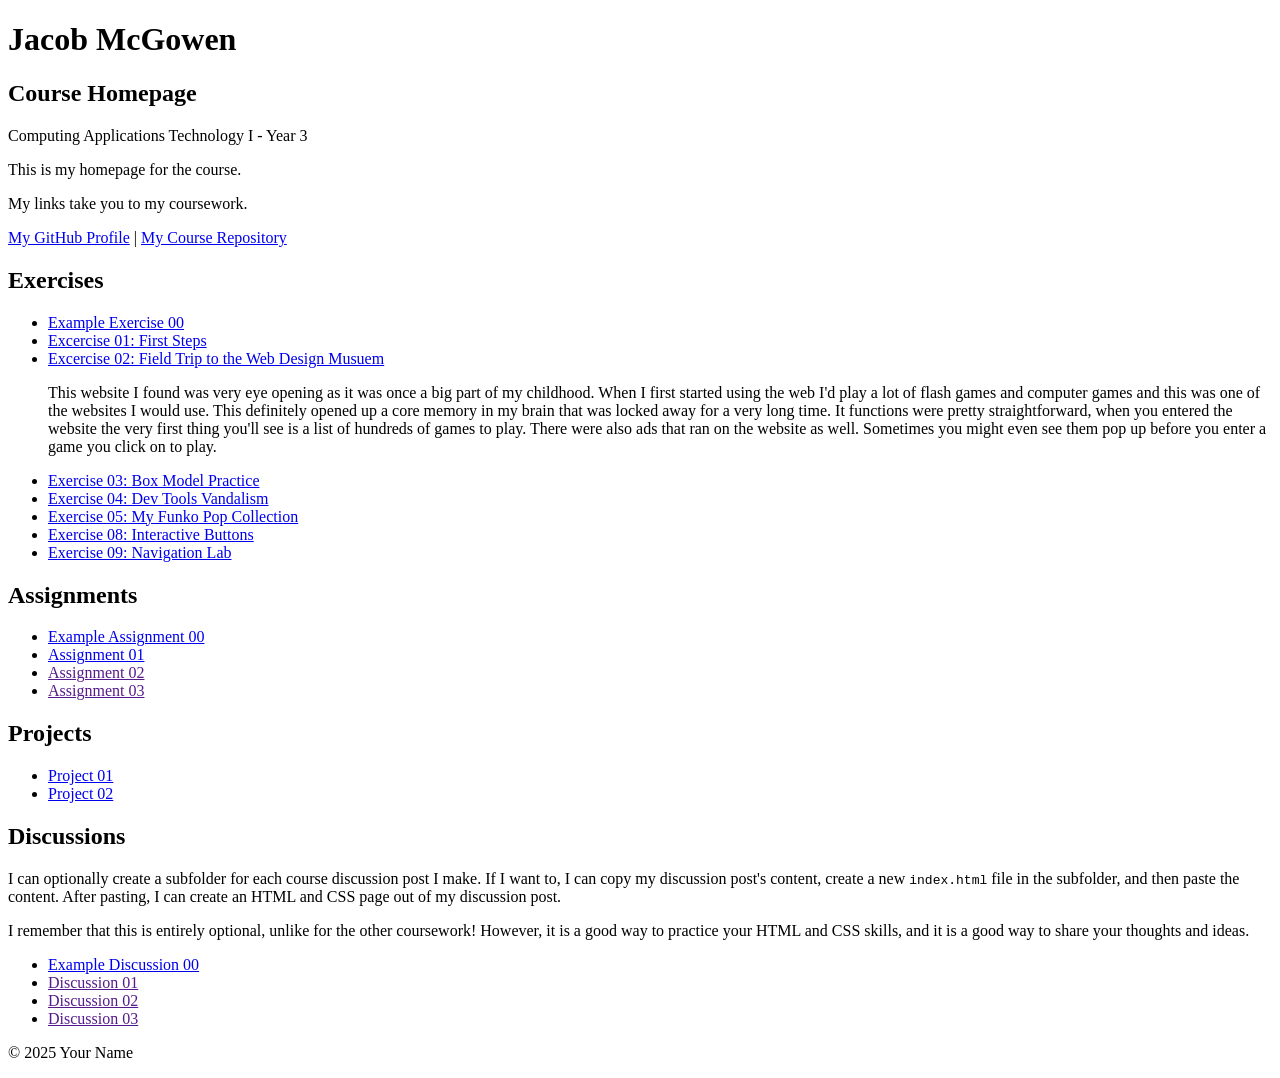
<file: index.html>
<!DOCTYPE html>

<!--

INSTRUCTIONS: HOW TO CHANGE THIS PAGE:

1. Change "Student Name" in the title above to your real name.

2. Change "Your Name" in the big heading below to your real name.

3. Change "your-username" to your real GitHub username in both links.

4. Change "your-repo-name" to the name of this repository.

5. Change "Course Name" to the name of your class.

6. Change "Semester Year" to match when you are taking this class.

7. Add links to your work:
    - Find the words that say "Exercise 01", "Assignment 01", etc.
    - Between the quote marks in href="", put the relative link to your work in the subfolder. You can simply link to the subfolder name. Take a look at the example folders and links to see how to do this.
    - For work not yet started/completed, you can leave the href="" blank until you are ready.
    - Change the words "Exercise 01" to match the name of the exercise. Do the same for assignments and projects. If you add your discussion posts, do the same for them.
    - Do this for each piece of work you finish.

8. You can add more links by copying a whole line like this:
    <li><a href="">New Work Name</a></li>
    Then paste it below the last one in that section.

9. Save your changes and push to GitHub when you are done. Remember you can use GitHub Desktop to help you with this.

Remember: During the course, if you want, you can style your homepage to introduce your own style and aesthetics. To start, keep this page simple and plain. This is just a template to get you started. Embrace the handcrafted approach to web design and development: change things to make them your own.

Remember: You must have a GitHub account, a new GitHub repository for this course, and this file (index.html) in that repository. 

Remember: You must create subfolders for each piece of coursework as the semester progresses.

-->

<html lang="en">
    <head>
        <meta charset="UTF-8" />
        <title>Course Homepage template</title>
        <meta charset="UTF-8" />
        <meta name="viewport" content="width=device-width, initial-scale=1.0" />
        <title>Jacob McGowen - Course Homepage</title>
    </head>

    <body>
        <header>
            <h1>Jacob McGowen</h1>
            <h2>Course Homepage</h2>
            <p>Computing Applications Technology I - Year 3 </p>
            <p>This is my homepage for the course.</p>
            <p>My links take you to my coursework.</p>
            <nav>
                <a href="https://github.com/jamcgowe04">My GitHub Profile</a>
                |
                <a href="https://github.com/jamcgowe04/jacobM_course_portfolio">
                    My Course Repository
                </a>
            </nav>
        </header>

        <main>
            <section>
                <h2>Exercises</h2>
                <ul>
                    <li>
                        <a href="example-exercise-00/">Example Exercise 00</a>
                    </li>
                    <li><a href="https://codepen.io/jmcgowen91/pen/emByodM">Excercise 01: First Steps </a></li>
                    <li><a href="https://www.webdesignmuseum.org/gallery/newgrounds-2004">Excercise 02: Field Trip to the Web Design Musuem </a></li>
                    <p>This website I found was very eye opening as it was once a big part of my childhood. When I first started using the web I'd play a lot of flash 
                        games and computer games and this was one of the websites I would use. This definitely opened up a core memory in my brain that was locked 
                        away for a very long time. It functions were pretty straightforward, when you entered the website the very first thing you'll see is a list 
                        of hundreds of games to play. There were also ads that ran on the website as well. Sometimes you might even see them pop up before you enter a 
                        game you click on to play.</p>
                    <li><a href="exercise-01-week-03/">Exercise 03: Box Model Practice</a></li>
                    <li><a href="week-04-exercise-01/">Exercise 04: Dev Tools Vandalism</a></li>
                    <li><a href="week-04-exercise-02/">Exercise 05: My Funko Pop Collection</a></li>
                    <li><a href="week-05-exercise-01/">Exercise 08: Interactive Buttons</a></li>
                    <li><a href="./week-06-exercise-01/">Exercise 09: Navigation Lab</a></li>
                </ul>
            </section>

            <section>
                <h2>Assignments</h2>
                <ul>
                    <li>
                        <a href="example-assignment-00/">
                            Example Assignment 00
                        </a>
                    </li>
                    <li><a href="assignment-01">Assignment 01</a></li>
                    <li><a href="">Assignment 02</a></li>
                    <li><a href="">Assignment 03</a></li>
                </ul>
            </section>

            <section>
                <h2>Projects</h2>
                <ul>
                    <li><a href="project-01/">Project 01</a></li>
                    <li><a href="project-02/">Project 02</a></li>
                </ul>
            </section>

            <section>
                <h2>Discussions</h2>
                <p>
                    I can optionally create a subfolder for each course
                    discussion post I make. If I want to, I can copy my
                    discussion post's content, create a new
                    <code>index.html</code>
                    file in the subfolder, and then paste the content. After
                    pasting, I can create an HTML and CSS page out of my
                    discussion post.
                </p>
                <p>
                    I remember that this is entirely optional, unlike for the
                    other coursework! However, it is a good way to practice your
                    HTML and CSS skills, and it is a good way to share your
                    thoughts and ideas.
                </p>
                <ul>
                    <li>
                        <a href="example-discussion-00/">
                            Example Discussion 00
                        </a>
                    </li>
                    <li><a href="">Discussion 01</a></li>
                    <li><a href="">Discussion 02</a></li>
                    <li><a href="">Discussion 03</a></li>
                </ul>
            </section>
        </main>

        <footer>
            <p>&copy; 2025 Your Name</p>
        </footer>
    </body>
</html>
</file>
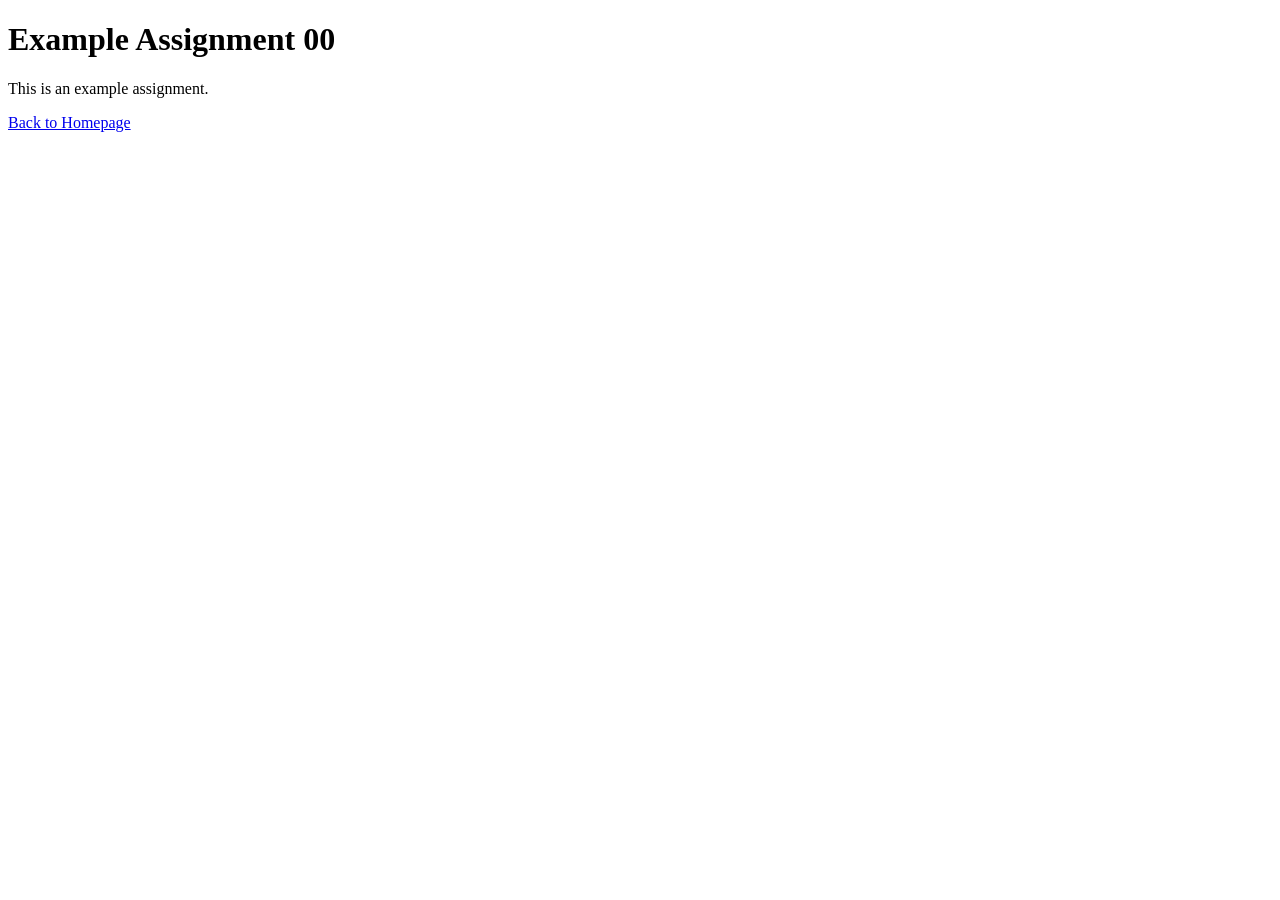
<file: example-assignment-00/index.html>
<!DOCTYPE html>
<html lang="en">
    <head>
        <meta charset="UTF-8" />
        <meta name="viewport" content="width=device-width, initial-scale=1.0" />
        <title>Example Assignment 00</title>
    </head>
    <body>
        <h1>Example Assignment 00</h1>
        <p>This is an example assignment.</p>
        <a href="../index.html">Back to Homepage</a>
    </body>
</html>
</file>
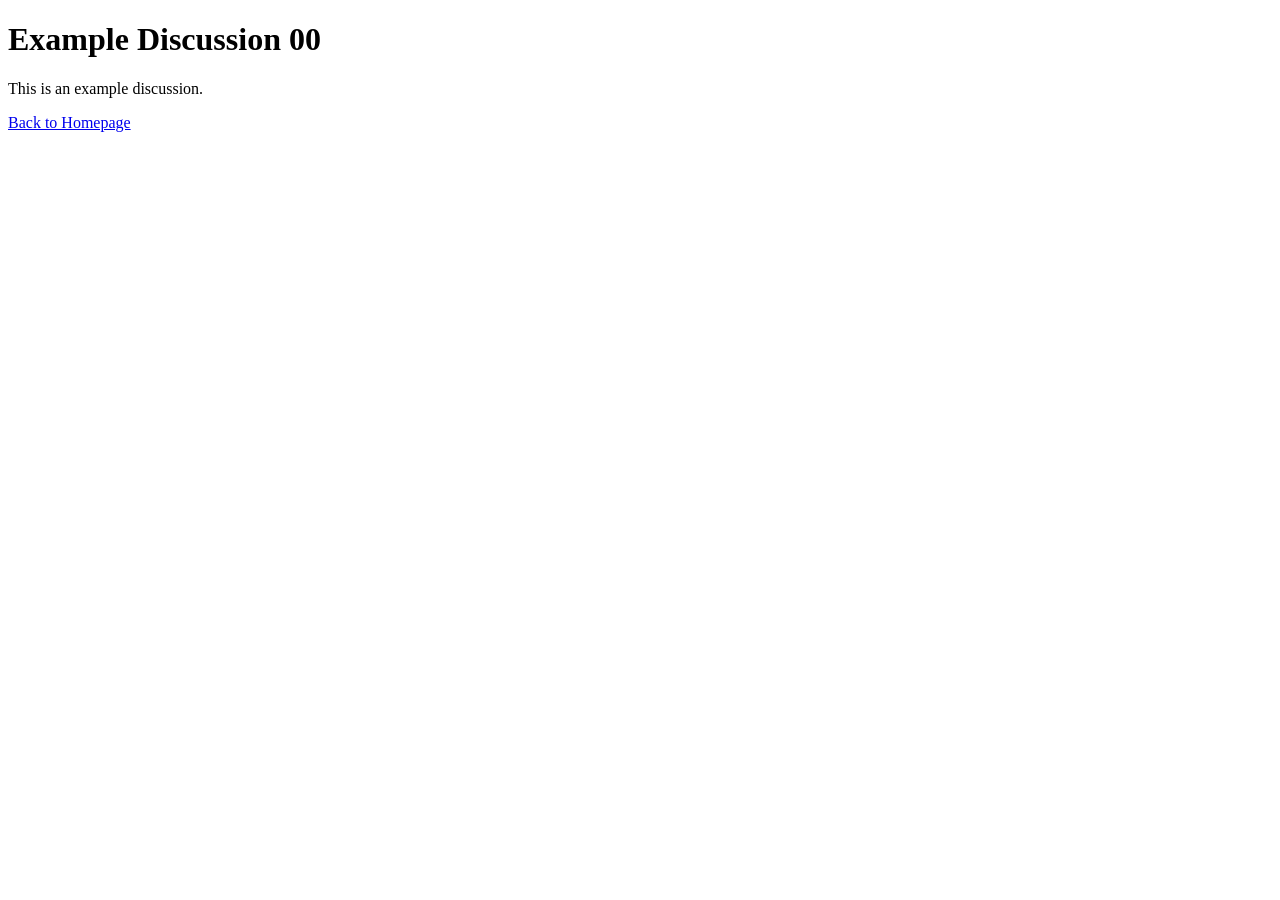
<file: example-discussion-00/index.html>
<!DOCTYPE html>
<html lang="en">
    <head>
        <meta charset="UTF-8" />
        <meta name="viewport" content="width=device-width, initial-scale=1.0" />
        <title>Example Discussion 00</title>
    </head>
    <body>
        <h1>Example Discussion 00</h1>
        <p>This is an example discussion.</p>
        <a href="../index.html">Back to Homepage</a>
    </body>
</html>
</file>
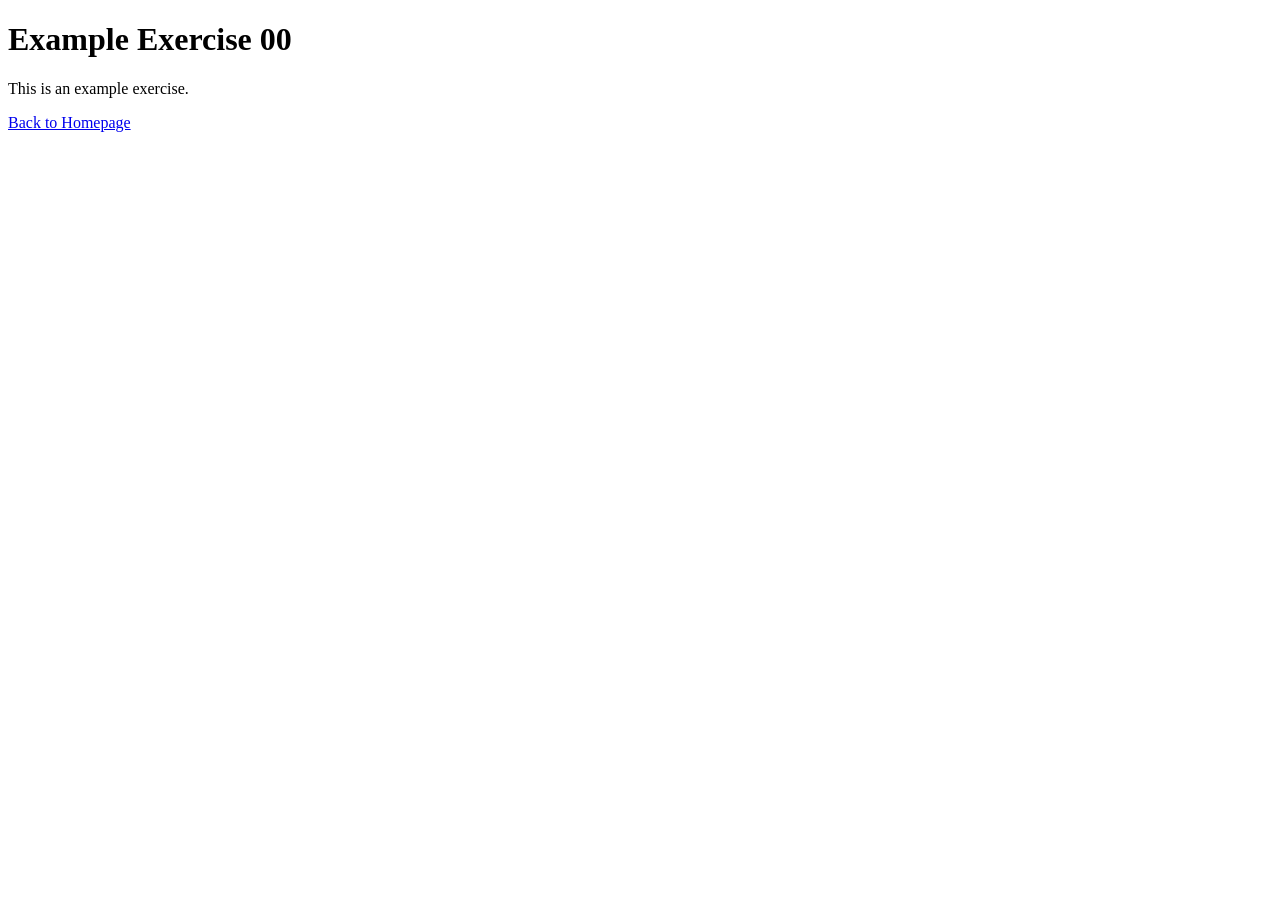
<file: example-exercise-00/index.html>
<!DOCTYPE html>
<html lang="en">
    <head>
        <meta charset="UTF-8" />
        <meta name="viewport" content="width=device-width, initial-scale=1.0" />
        <title>Example Exercise 00</title>
    </head>
    <body>
        <h1>Example Exercise 00</h1>
        <p>This is an example exercise.</p>
        <a href="../index.html">Back to Homepage</a>
    </body>
</html>
</file>
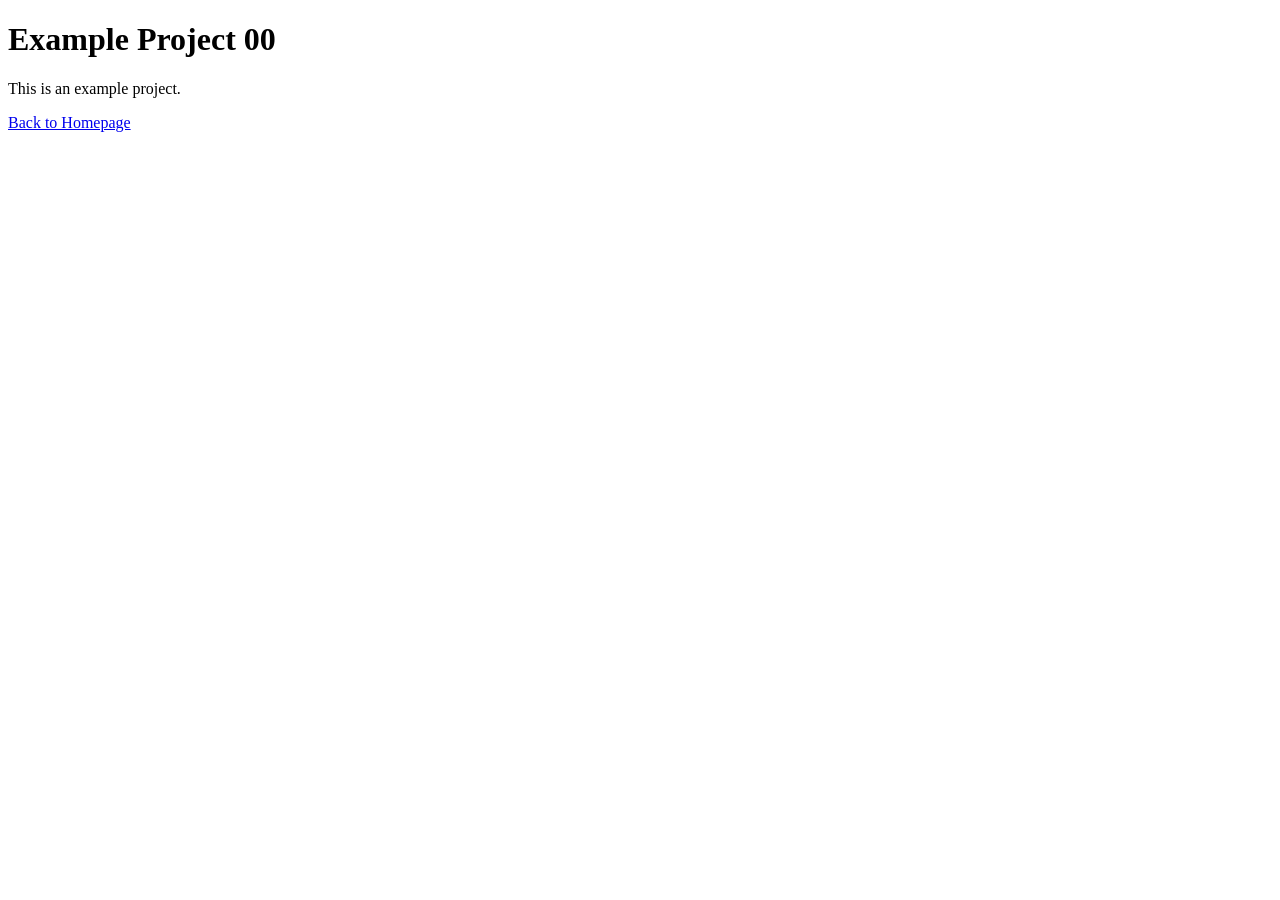
<file: example-project-00/index.html>
<!DOCTYPE html>
<html lang="en">
    <head>
        <meta charset="UTF-8" />
        <meta name="viewport" content="width=device-width, initial-scale=1.0" />
        <title>Example Project 00</title>
    </head>
    <body>
        <h1>Example Project 00</h1>
        <p>This is an example project.</p>
        <a href="../index.html">Back to Homepage</a>
    </body>
</html>
</file>
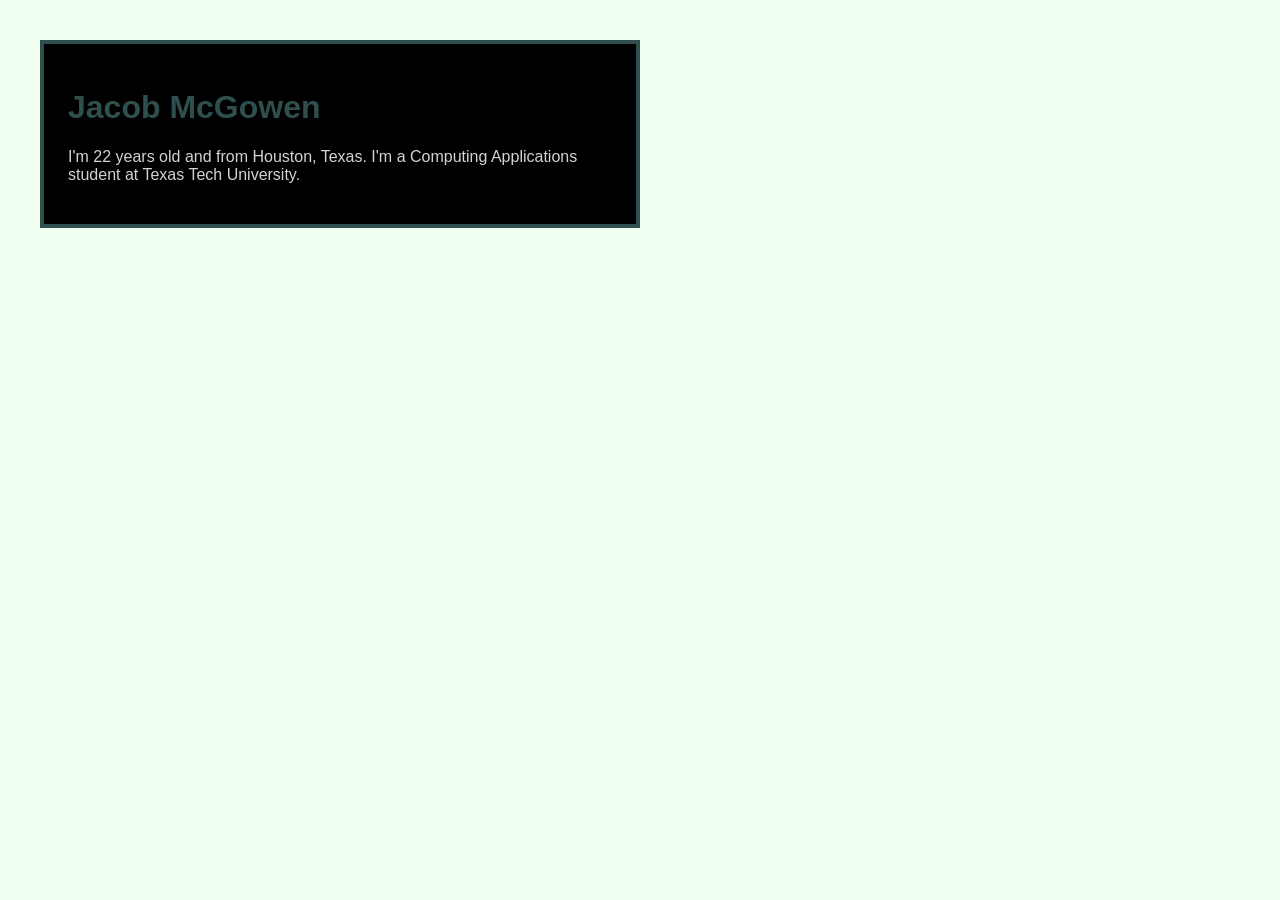
<file: exercise-01-week-03/index.html>
<!DOCTYPE html>
<html lang="en">
<head>
    <meta charset="UTF-8">
    <meta name="viewport" content="width=device-width, initial-scale=1.0">
    <title>Jacob McGowen</title>
    <link rel="stylesheet" href="style.css">
</head>
<body>
    <div class="card">
        <h1>Jacob McGowen</h1>
        <p>
            I'm 22 years old and from Houston, Texas.
            I'm a Computing Applications student at Texas Tech University.
        </p>
    </div>
</body>
</html>
</file>
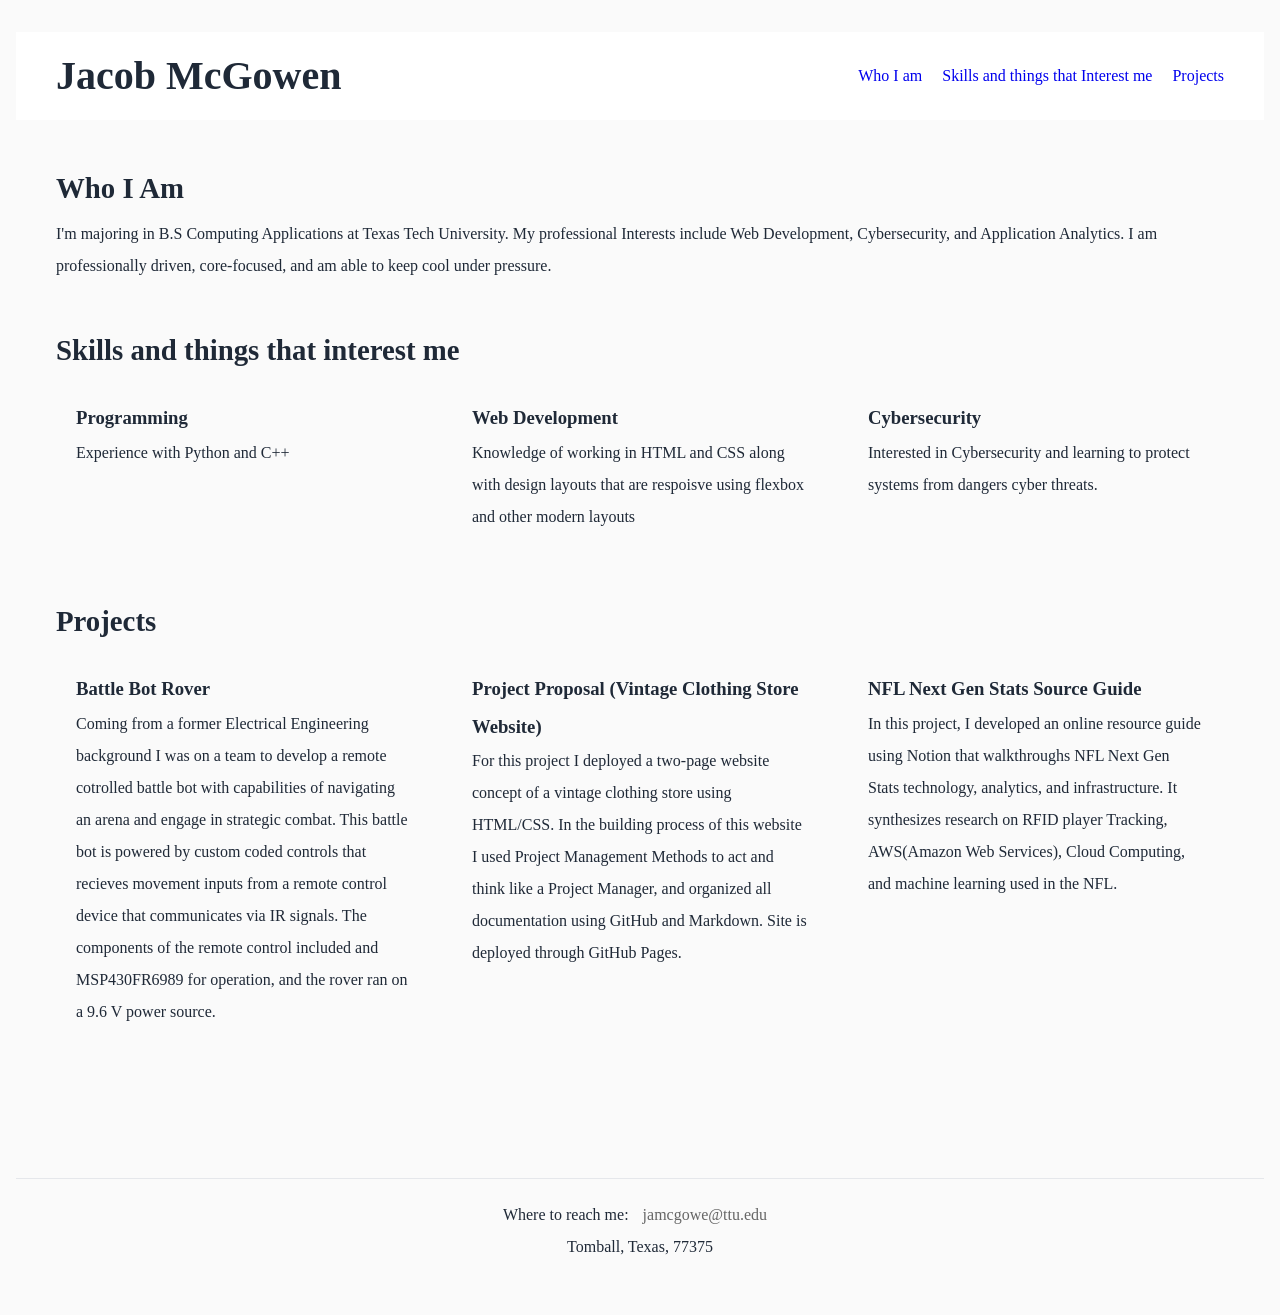
<file: project-01/index.html>
<!DOCTYPE html>
<html lang="en">
<head>
  <meta charset="UTF-8">
  <meta name="viewport" content="width=device-width, initial-scale=1.0">
  <title>Project 01: Personal Landing Page</title>
  <link rel="stylesheet" href="style.css">
</head>


<body>
    <header>
        <h1>Jacob McGowen</h1>
            <nav>
                <a href="#about">Who I am</a>
                <a href="#projects">Skills and things that Interest me</a>
                <a href="#skills">Projects</a>
            </nav>
    </header>

    <main>
      <section id="about">
        <h2>Who I Am</h2>
        <p>
            I'm majoring in B.S Computing Applications at Texas Tech University. 
            My professional Interests include Web Development, Cybersecurity, and Application Analytics.
            I am professionally driven, core-focused, and am able to keep cool under pressure.
        </p>
       </section>

           <section id="skills">
      <h2>Skills and things that interest me</h2>

      <div class="card-container">

        <div class="card">
          <h3>Programming</h3>
          <p>Experience with Python and C++</p>
        </div>

        <div class="card">
          <h3>Web Development</h3>
          <p>Knowledge of working in HTML and CSS along with design layouts that are respoisve using flexbox and other modern layouts</p>
        </div>

        <div class="card">
          <h3>Cybersecurity</h3>
          <p>Interested in Cybersecurity and learning to protect systems from dangers cyber threats.</p>
        </div>

      </div>
    </section>

    <!-- PROJECTS SECTION -->
    <section id="projects">
      <h2>Projects</h2>

      <div class="card-container">

        <div class="card">
          <h3>Battle Bot Rover</h3>
          <p>Coming from a former Electrical Engineering background I was on a team to develop a remote cotrolled battle bot with capabilities of navigating an arena and 
            engage in strategic combat. This battle bot is powered by custom coded controls that recieves movement inputs from a remote control device that communicates 
            via IR signals. The components of the remote control included and MSP430FR6989 for operation, and the rover ran on a 9.6 V power source.
          </p>
        </div>

        <div class="card">
          <h3>Project Proposal (Vintage Clothing Store Website)</h3>
          <p>
            For this project I deployed a two-page website concept of a vintage clothing store using HTML/CSS. In the building process of this website I used Project Management 
            Methods to act and think like a Project Manager, and organized all documentation using GitHub and Markdown. Site is deployed through GitHub Pages.
          </p>
        </div>

        <div class="card">
          <h3>NFL Next Gen Stats Source Guide</h3>
          <p>In this project, I developed an online resource guide using Notion that walkthroughs NFL Next Gen Stats technology, analytics, and infrastructure.
            It synthesizes research on RFID player Tracking, AWS(Amazon Web Services), Cloud Computing, and machine learning used in the NFL.
          </p>
        </div>

      </div>
    </section>

  </main>

  <footer id="contact">
    <p>Where to reach me: 
      <a href="mailto:jamcgowe@ttu.edu">jamcgowe@ttu.edu</a>
    </p>
    <p>Tomball, Texas, 77375</p>
  </footer>

</body>
</html>
</file>
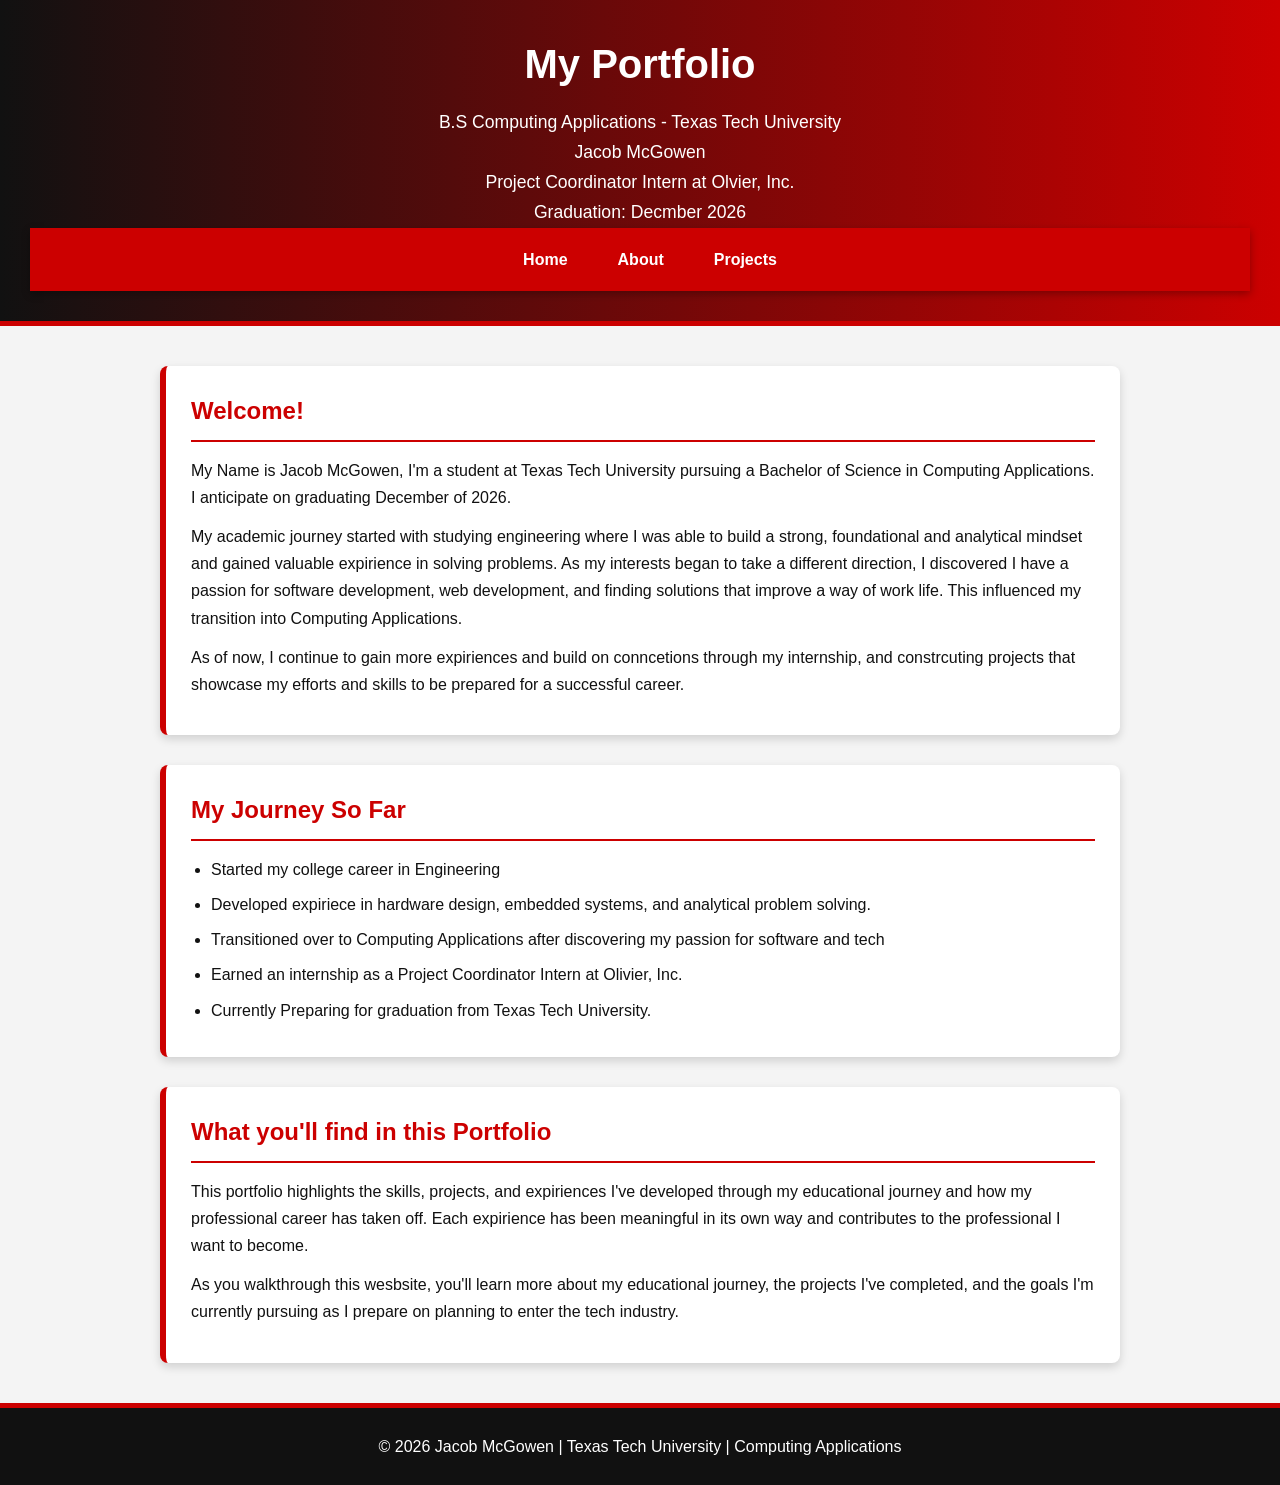
<file: project-02/index.html>
<!DOCTYPE html>
<html lang="en">
<head>
  <meta charset="UTF-8">
  <meta name="viewport" content="width=device-width, initial-scale=1.0">
  <title> Jacob McGowen | My Professional Portfolio</title>
  <link rel="stylesheet" href="style.css">
</head>

<body>
<header>
    <h1>My Portfolio</h1>

    <p>B.S Computing Applications - Texas Tech University</p>

    <p>Jacob McGowen</p>
    <p>Project Coordinator Intern at Olvier, Inc.</p>
    <p>Graduation: Decmber 2026</p>

    <nav>
        <ul>
            <li><a href="index.html">Home</a></li>
            <li><a href="about.html">About</a></li>
            <li><a href="project.html">Projects</a></li>
        </ul>
    </nav>

</header>
<main>
    <section>
        <h2> Welcome!</h2>

        <p>My Name is Jacob McGowen, I'm a student at Texas Tech University
            pursuing a Bachelor of Science in Computing Applications. I anticipate on graduating December of 2026.
        </p>

        <p>
            My academic journey started with studying engineering where I was able to build a strong, foundational and analytical
            mindset and gained valuable expirience in solving problems. As my interests began to take a different direction,
            I discovered I have a passion for software development, web development, and finding solutions that improve a way of work life. 
            This influenced my transition into Computing Applications.
        </p>

        <p>
            As of now, I continue to gain more expiriences and build on conncetions through my internship, and constrcuting projects that
            showcase my efforts and skills to be prepared for a successful career.  
        </p>
    </section>

    <section>
        <h2> My Journey So Far</h2>

        <ul>
            <li>Started my college career in Engineering</li>
            
            <li>Developed expiriece in hardware design, embedded systems, and analytical problem solving.</li>

            <li>Transitioned over to Computing Applications after discovering my passion for software and tech </li>

            <li>Earned an internship as a Project Coordinator Intern at Olivier, Inc.</li>

            <li>Currently Preparing for graduation from Texas Tech University.</li>
        </ul>

    </section>

    <section>
        <h2>What you'll find in this Portfolio</h2>

        <p>
            This portfolio highlights the skills, projects, and expiriences I've developed through my educational journey 
            and how my professional career has taken off. Each expirience has been meaningful in its own way and 
            contributes to the professional I want to become.
        </p>

        <p>
            As you walkthrough this wesbsite, you'll learn more about my educational journey, the projects I've completed, and the goals
            I'm currently pursuing as I prepare on planning to enter the tech industry.
        </p>
    </section>
</main>
<footer>

    <p>
        © 2026 Jacob McGowen | Texas Tech University | Computing Applications 
    </p>
</footer>

</body>

</html>
</file>
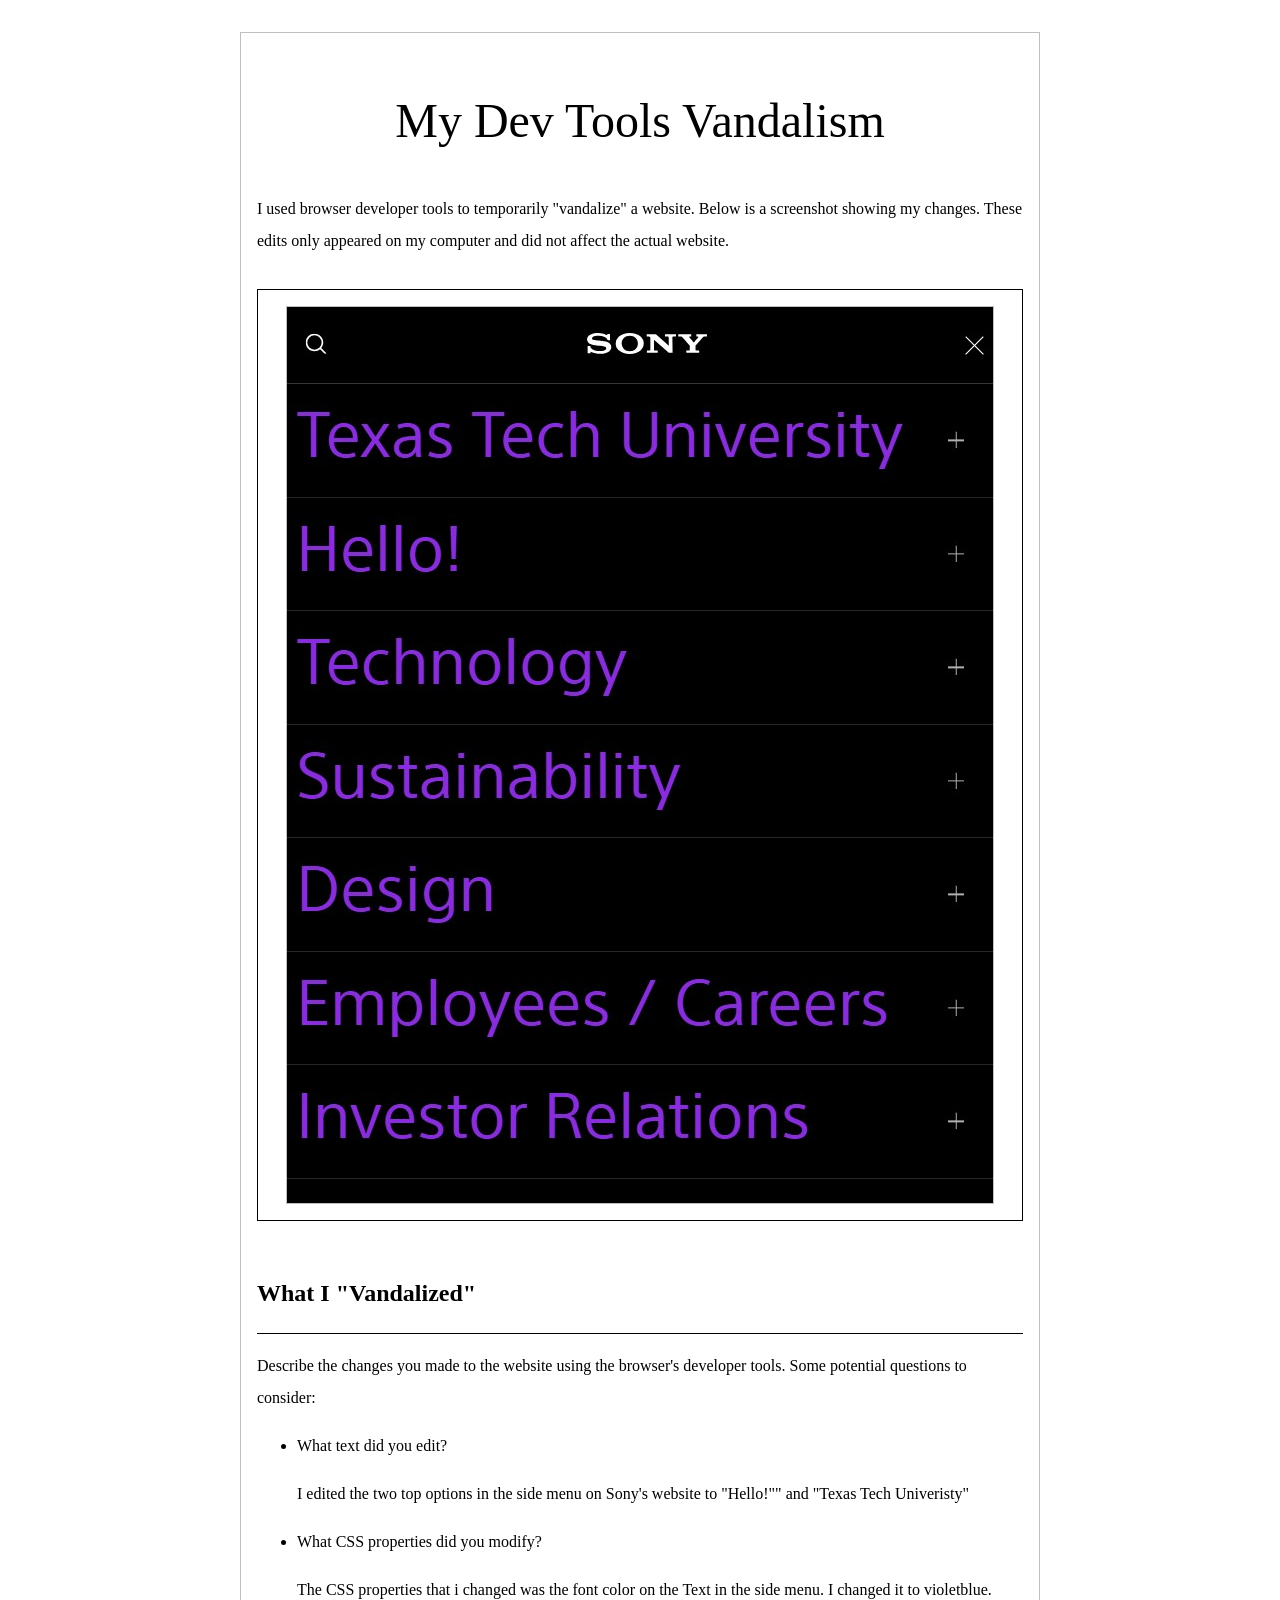
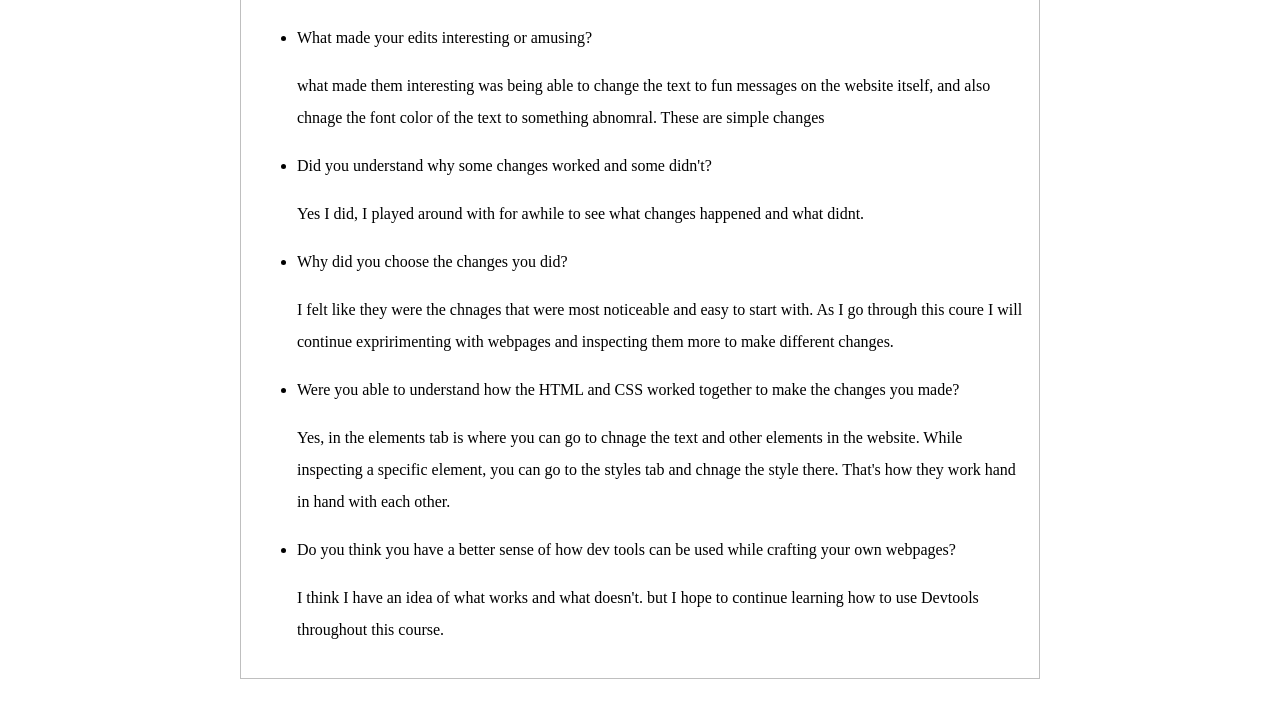
<file: week-04-exercise-01/index.html>
<!DOCTYPE html>
<html lang="en">

<head>
    <meta charset="UTF-8" />
    <meta name="viewport" content="width=device-width, initial-scale=1.0" />
    <title>Week 04 Exercise 01 - My Dev Tools Vandalism</title>
    <link rel="stylesheet" href="./style.css" />
</head>

<body>
    <main>
        <h1>My Dev Tools Vandalism</h1>
        <p>
            I used browser developer tools to temporarily "vandalize" a
            website. Below is a screenshot showing my changes. These edits
            only appeared on my computer and did not affect the actual
            website.
        </p>
        <div class="screenshot-container">
            <!-- 
                IMPORTANT: Update the src attribute below to match your screenshot filename.
                Example: If your screenshot is named "apple-dot-com-but-with-papyrus-font.png", change the line to:
                src="./apple-dot-com-but-with-papyrus-font.png"
            -->
            <img src="./webpage-edit.png" alt="Screenshot of the webpage I vandalized" />
        </div>
        <h2>What I "Vandalized"</h2>
        <p>
            Describe the changes you made to the website using the browser's developer tools. Some potential questions
            to consider:
        <ul>
            <li>What text did you edit?</li>
            <p>I edited the two top options in the side menu on Sony's website to "Hello!"" and "Texas Tech Univeristy"</p>
            <li>What CSS properties did you modify?</li>
            <p>The CSS properties that i changed was the font color on the Text in the side menu. I changed it to violetblue.</p>
            <li>What made your edits interesting or amusing?</li>
            <p>what made them interesting was being able to change the text to fun messages on the website itself, and also chnage the font color of the text to something abnomral. These are simple changes</p>
            <li>Did you understand why some changes worked and some didn't?</li>
            <p>Yes I did, I played around with for awhile to see what changes happened and what didnt.</p>
            <li>Why did you choose the changes you did?</li>
            <p>I felt like they were the chnages that were most noticeable and easy to start with. As I go through this coure I will continue expririmenting with webpages and inspecting them more to make different changes.</p>
            <li>Were you able to understand how the HTML and CSS worked together to make the changes you made?</li>
            <p>Yes, in the elements tab is where you can go to chnage the text and other elements in the website. While inspecting a specific element, you can go to the styles tab and chnage the style there. That's how they work hand in hand with each other.</p>
            <li>Do you think you have a better sense of how dev tools can be used while crafting your own webpages?</li>
            <p>I think I have an idea of what works and what doesn't. but I hope to continue learning how to use Devtools throughout this course.</p>
        </ul>
        </p>
    </main>
</body>

</html>
</file>
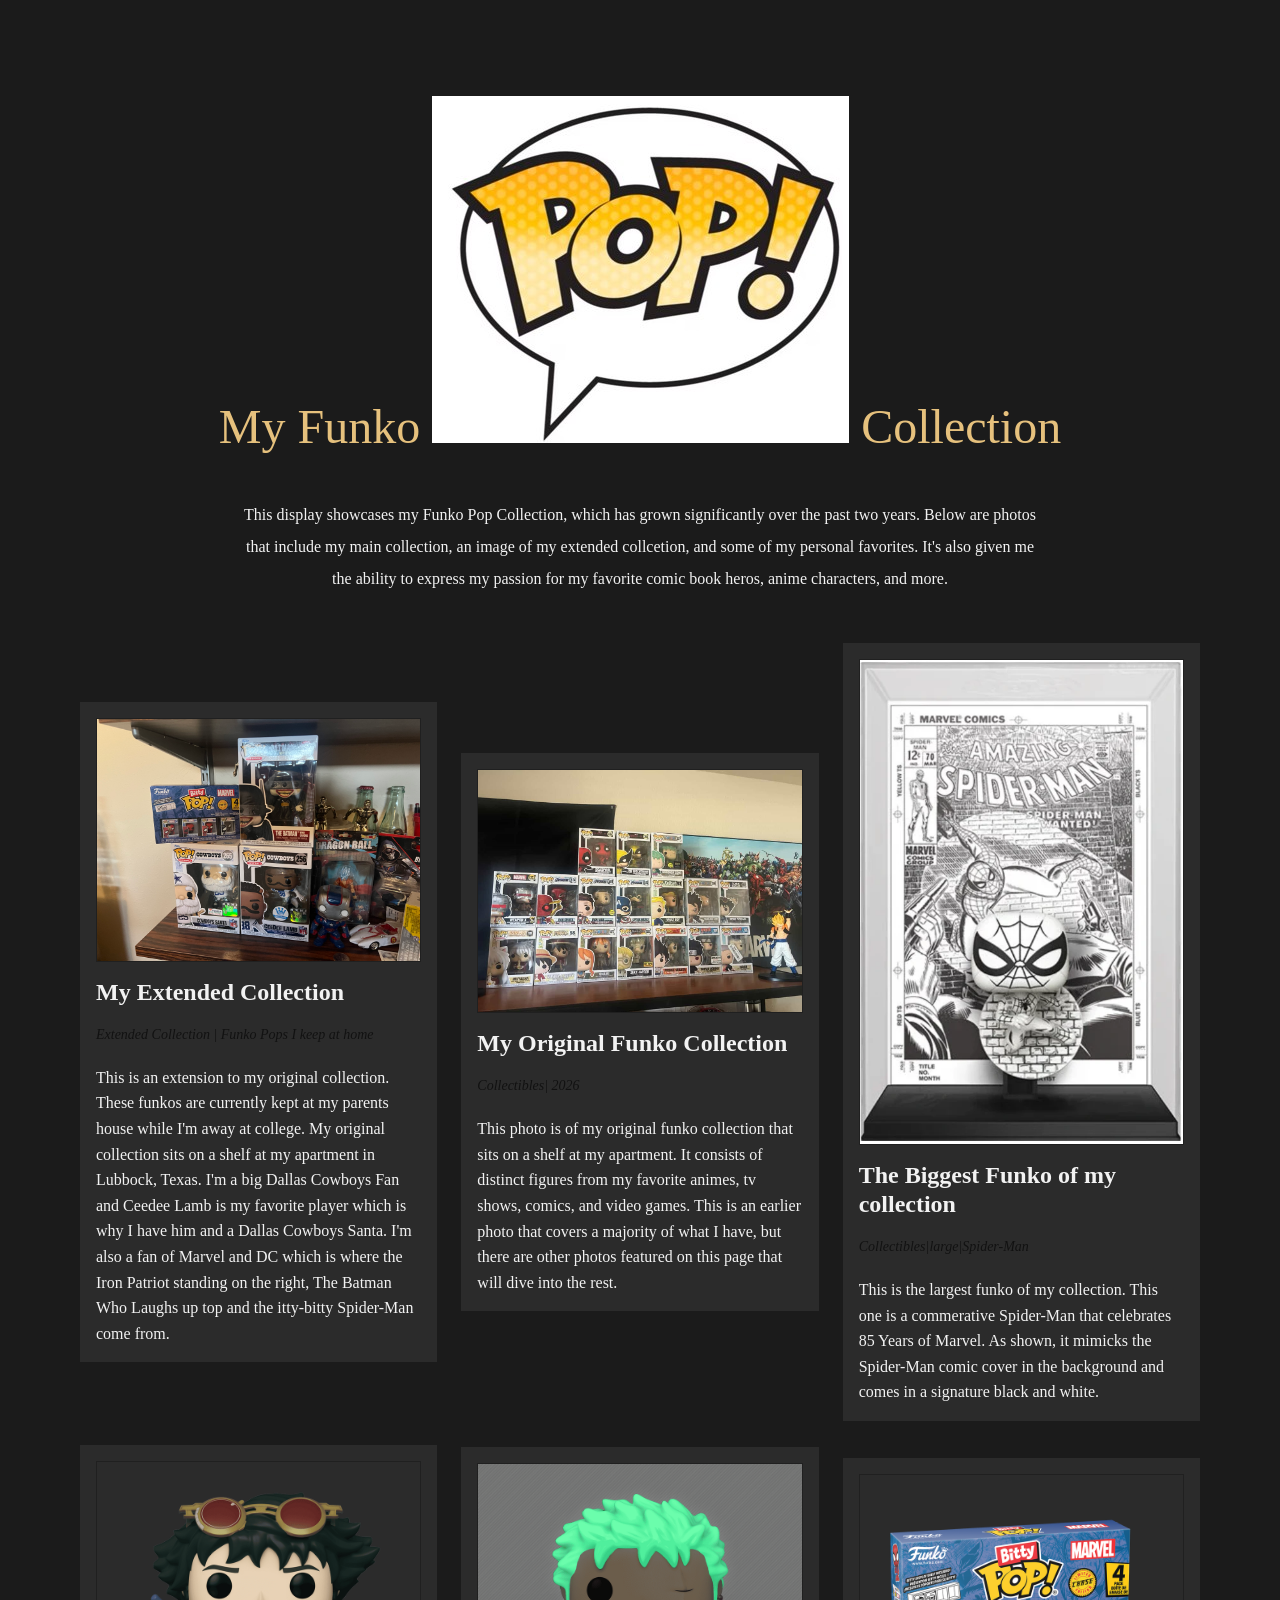
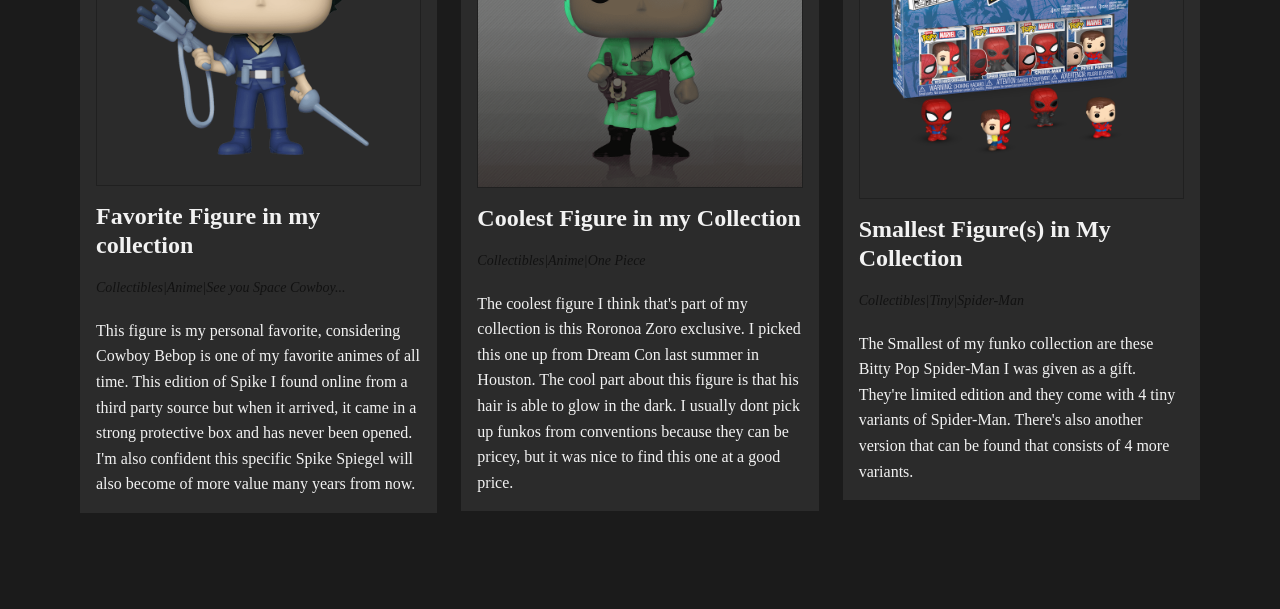
<file: week-04-exercise-02/index.html>
<!DOCTYPE html>
<html lang="en">

<head>
    <meta charset="UTF-8" />
    <meta name="viewport" content="width=device-width, initial-scale=1.0" />
    <title>My Funko Pop Collection</title>
    <link rel="stylesheet" href="./style.css" />
</head>

<body>
    <main>
        <h1>My Funko <span class="pop"><img src="photo-07-pop-logo-for-heading.jpg" alt = "Collection"></span> Collection</h1>
        <!-- 
            SAMPLE OVERVIEW TEXT
            Replace this entire paragraph with your own description.
            How do you think about your collection? Write that out here.
            P.S. Please use your own words. Be yourself.
        -->
        <p>
            This display showcases my Funko Pop Collection, which has grown significantly over the past two years. 
            Below are photos that include my main collection, an image of my extended collcetion, 
            and some of my personal favorites. 
            It's also given me the ability to express my passion for my favorite comic book heros, anime characters, and more.
        </p>

        <div class="collection-grid">

            <!-- 
                SAMPLE CARD 1
                Replace this entire card with your own item.
                Keep the same structure: image, title, details, description.
            -->
            <div class="collection-card">
                <img src="./photo-01-extension-of-collection.jpeg" alt="Extension of my Funko Collection" />
                <h2>My Extended Collection</h2>
                <p class="details">Extended Collection | Funko Pops I keep at home</p>
                <p class="description">
                    This is an extension to my original collection. These funkos are currently kept at my parents house while I'm away at college. 
                    My original collection sits on a shelf at my apartment in Lubbock, Texas. 
                    I'm a big Dallas Cowboys Fan and Ceedee Lamb is my favorite player which is why 
                    I have him and a Dallas Cowboys Santa. I'm also a fan of Marvel and DC which is 
                    where the Iron Patriot standing on the right, The Batman Who Laughs up top and 
                    the itty-bitty Spider-Man come from.
                </p>
            </div>

            <!-- 
                SAMPLE CARD 2
                Replace this entire card with your own item.
                Notice the structure is identical to Sample Card 1.
            -->
            <div class="collection-card">
                <img src="./photo-02-my-funko-collection.jpeg" alt="My Original Funko Collection" />
                <h2>My Original Funko Collection</h2>
                <p class="details"> Collectibles| 2026 </p>
                <p class="description">
                This photo is of my original funko collection that sits on a shelf at my apartment. 
                It consists of distinct figures from my favorite animes, tv shows, comics, and video games. 
                This is an earlier photo that covers a majority of what I have, 
                but there are other photos featured on this page that will dive into the rest. 
                </p>
            </div>

            <!-- 
                PLACEHOLDER CARD 3
                Complete this card by adding your image, title, details, and description.
            -->
            <div class="collection-card">
                <img src="photo-03-biggest-figure-in-collection.jpeg" alt="Spider-Man 85th Anniversary" />
                <h2>The Biggest Funko of my collection</h2>
                <p class="details">Collectibles|large|Spider-Man</p>
                <p class="description">
                    This is the largest funko of my collection. 
                    This one is a commerative Spider-Man that celebrates 85 Years of Marvel. 
                    As shown, it mimicks the Spider-Man comic cover in the background and comes in a signature black and white.
                </p>
            </div>

            <!-- 
                PLACEHOLDER CARD 4
                Complete this card by adding your image, title, details, and description.
            -->
            <div class="collection-card">
                <img src="photo-04-favorite-figure-in-collection.png" alt="Favorite Figure" />
                <h2>Favorite Figure in my collection</h2>
                <p class="details">Collectibles|Anime|See you Space Cowboy...</p>
                <p class="description">
                    This figure is my personal favorite, 
                    considering Cowboy Bebop is one of my favorite animes of all time. This edition of Spike I found online from a third party source but when it arrived, 
                    it came in a strong protective box and has never been opened. 
                    I'm also confident this specific Spike Spiegel will also become of more value many years from now.
                </p>
            </div>

            <!-- 
                PLACEHOLDER CARD 5
                Complete this card by adding your image, title, details, and description.
            -->
            <div class="collection-card">
                <img src="photo-05-coolest-figure-in-collection.png" alt="Your item 5" />
                <h2>Coolest Figure in my Collection</h2>
                <p class="details">Collectibles|Anime|One Piece</p>
                <p class="description">
                    The coolest figure I think that's part of my collection is this Roronoa Zoro exclusive. 
                    I picked this one up from Dream Con last summer in Houston. 
                    The cool part about this figure is that his hair is able to glow in the dark. 
                    I usually dont pick up funkos from conventions because they 
                    can be pricey, but it was nice to find this one at a good price.
                </p>
            </div>

            <!-- 
                PLACEHOLDER CARD 6
                Complete this card by adding your image, title, details, and description.
            -->
            <div class="collection-card">
                <img src="photo-06-smallest-in-collection.png" alt="Your item 6" />
                <h2>Smallest Figure(s) in My Collection</h2>
                <p class="details">Collectibles|Tiny|Spider-Man </p>
                <p class="description">
                    The Smallest of my funko collection are these Bitty Pop Spider-Man I was given as a gift. 
                    They're limited edition and they come with 4 tiny variants of Spider-Man. 
                    There's also another version that can be found that consists of 4 more variants.
                </p>
            </div>
        </div>
    </main>
</body>

</html>
</file>
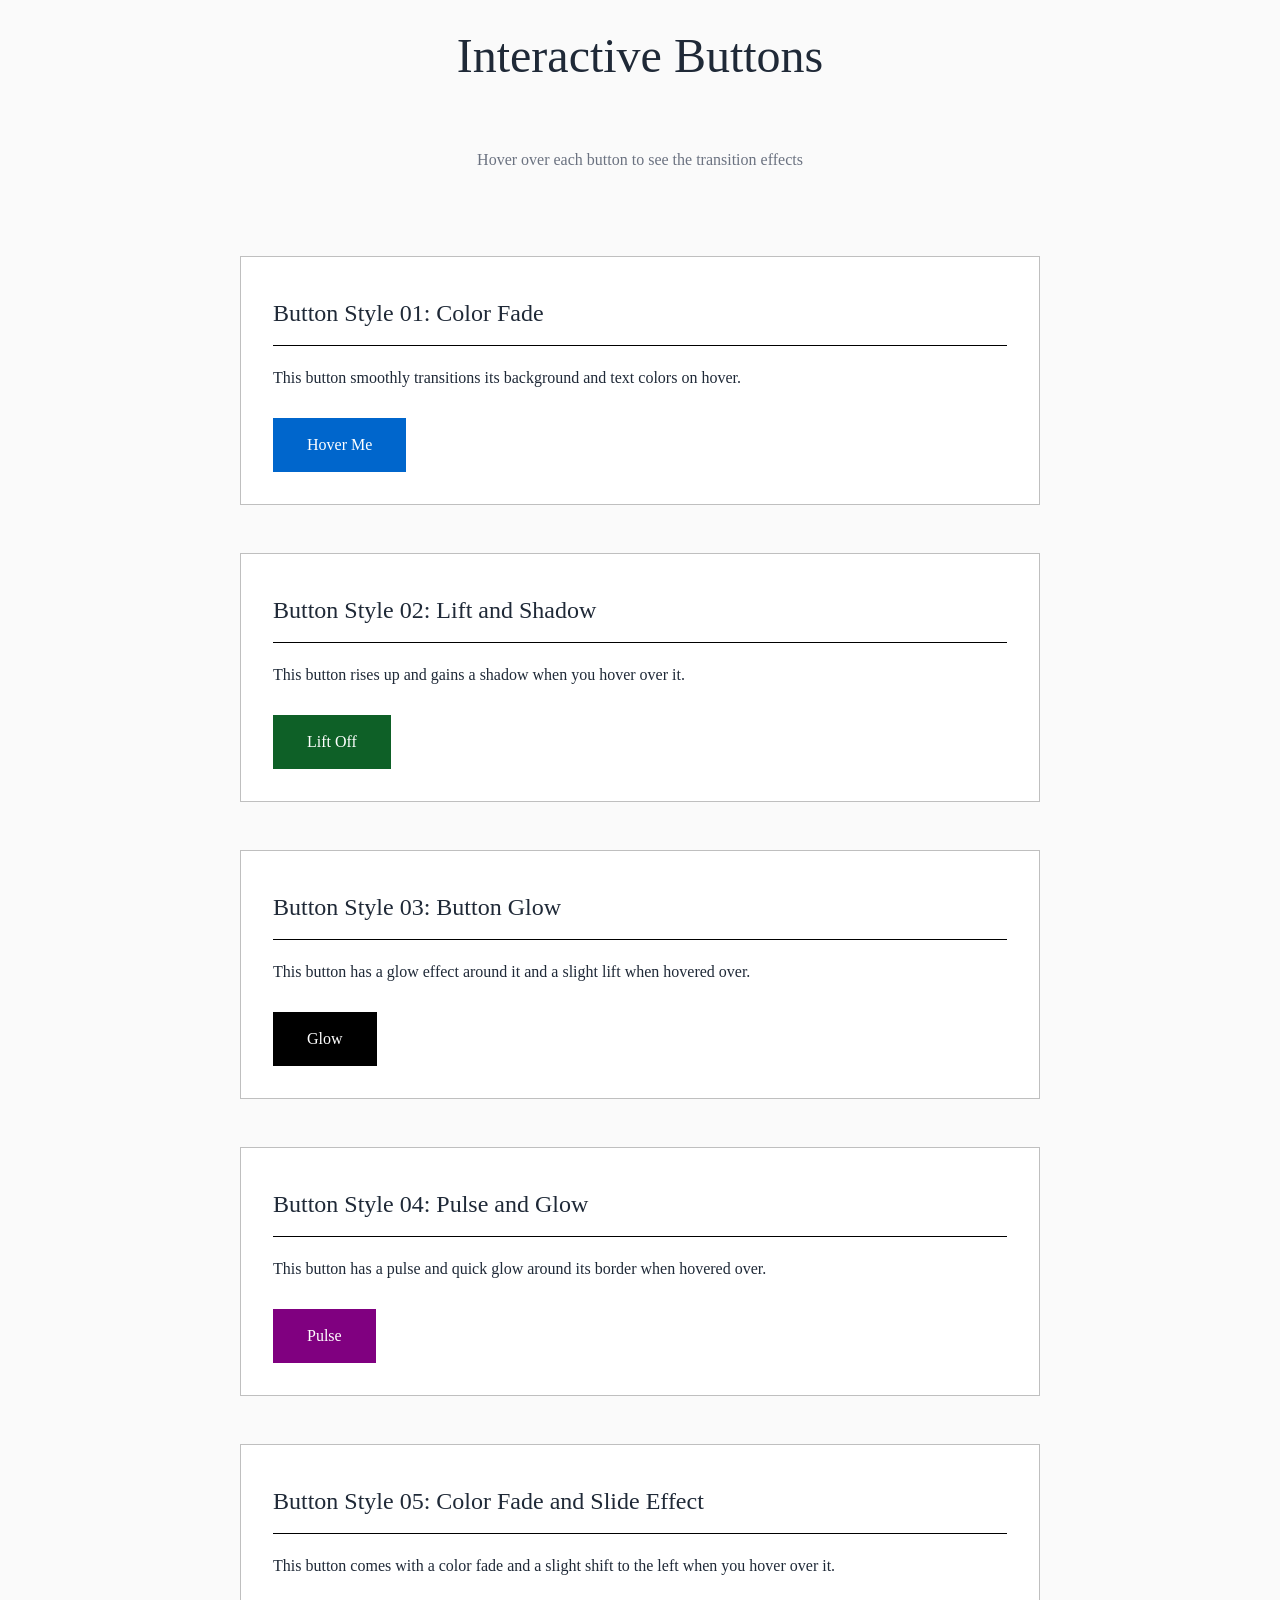
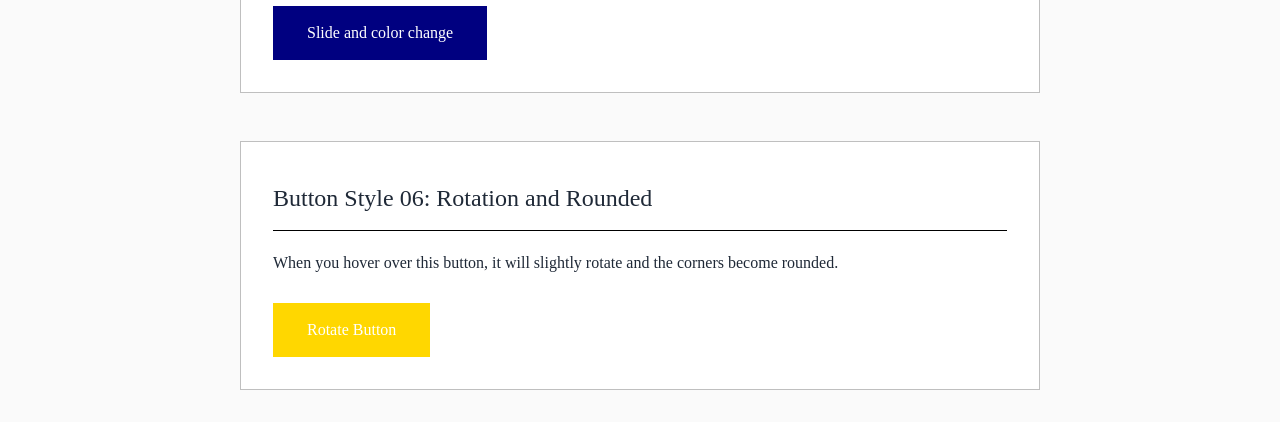
<file: week-05-exercise-01/index.html>
<!DOCTYPE html>
<html lang="en">

<head>
    <meta charset="UTF-8">
    <meta name="viewport" content="width=device-width, initial-scale=1.0">
    <title>Exercises Week 05 Exercise 01: Interactive Buttons</title>
    <link rel="stylesheet" href="./style.css">
</head>

<body>
    <div class="container">
        <h1>Interactive Buttons</h1>
        <p class="subtitle">Hover over each button to see the transition effects</p>

        <section class="button-section">
            <h2>Button Style 01: Color Fade</h2>
            <p>This button smoothly transitions its background and text colors on hover.</p>
            <button class="button-01">Hover Me</button>
        </section>


        <section class="button-section">
            <h2>Button Style 02: Lift and Shadow</h2>
            <p>This button rises up and gains a shadow when you hover over it.</p>
            <button class="button-02">Lift Off</button>
        </section>

        <section class="button-section">
            <h2>Button Style 03: Button Glow </h2>
            <p>This button has a glow effect around it and a slight lift when hovered over.</p>
            <button class="button-03">Glow</button>
        </section>

        <section class="button-section">
            <h2>Button Style 04: Pulse and Glow</h2>
            <p>This button has a pulse and quick glow around its border when hovered over.</p>
            <button class="button-04">Pulse</button>
        </section>

        <section class="button-section">
            <h2>Button Style 05: Color Fade and Slide Effect</h2>
            <p>This button comes with a color fade and a slight shift to the left when you hover over it.</p>
            <button class="button-05">Slide and color change</button>
        </section>

        <section class="button-section">
            <h2>Button Style 06: Rotation and Rounded</h2>
            <p>When you hover over this button, it will slightly rotate and the corners become rounded.</p>
            <button class="button-06">Rotate Button</button>
        </section>
    </div>
</body>

</html>
</file>
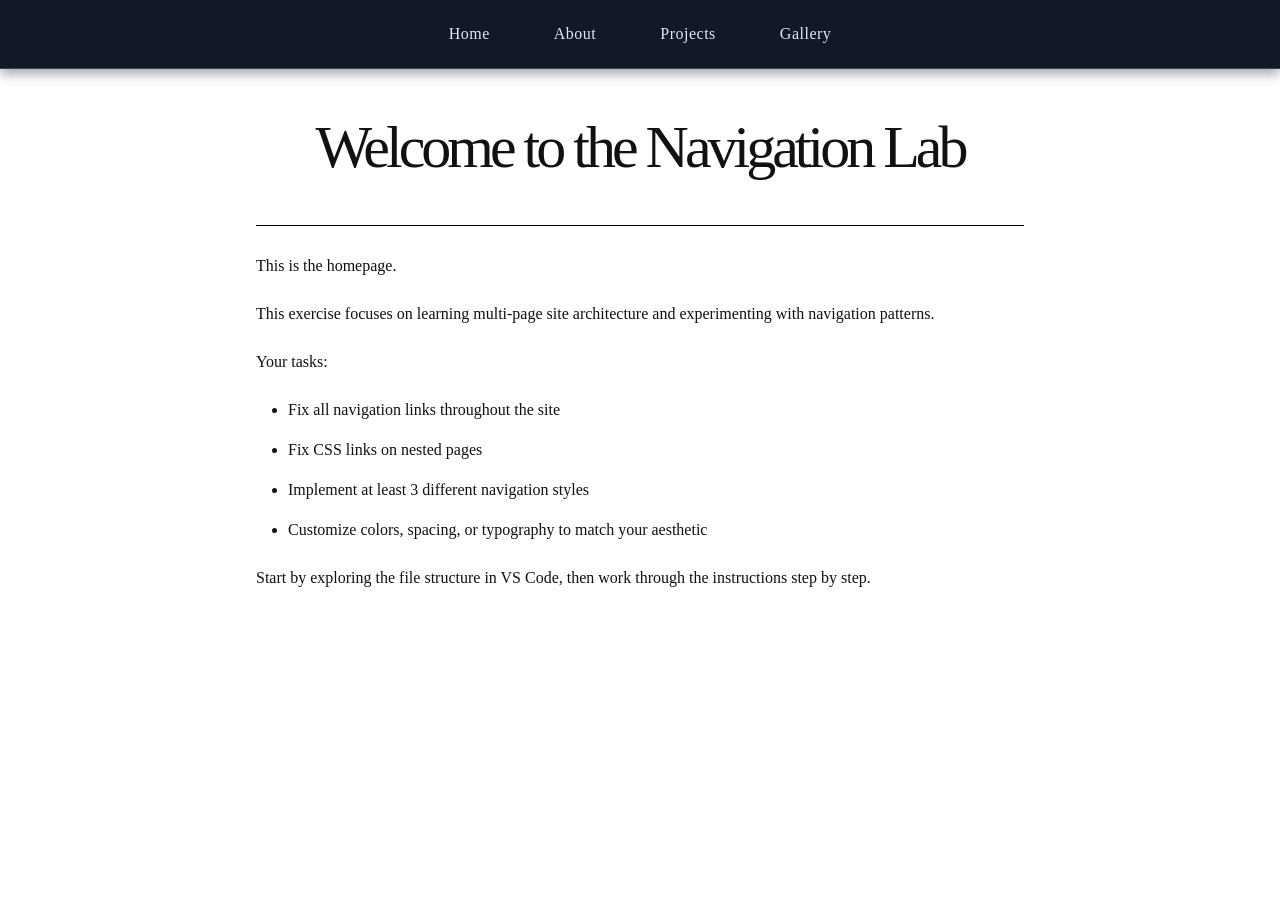
<file: week-06-exercise-01/index.html>
<!DOCTYPE html>
<html lang="en">

<head>
  <meta charset="UTF-8">
  <meta name="viewport" content="width=device-width, initial-scale=1.0">
  <title>Navigation Lab - Home</title>
  <link rel="stylesheet" href="css/style.css">
</head>

<body>

  <nav class="nav-horizontal">
    <ul>
      <li><a href="index.html">Home</a></li>
      <li><a href="about.html">About</a></li>
      <li><a href="projects/index.html">Projects</a></li>
      <li><a href="gallery/index.html">Gallery</a></li>
    </ul>
  </nav>

  <main>
    <h1>Welcome to the Navigation Lab</h1>

    <p>This is the homepage.</p>
    <p>This exercise focuses on learning multi-page site architecture and experimenting with navigation patterns.</p>

    <p>Your tasks:</p>
    <ul>
      <li>Fix all navigation links throughout the site</li>
      <li>Fix CSS links on nested pages</li>
      <li>Implement at least 3 different navigation styles</li>
      <li>Customize colors, spacing, or typography to match your aesthetic</li>
    </ul>

    <p>Start by exploring the file structure in VS Code, then work through the instructions step by step.</p>
  </main>

</body>

</html>
</file>
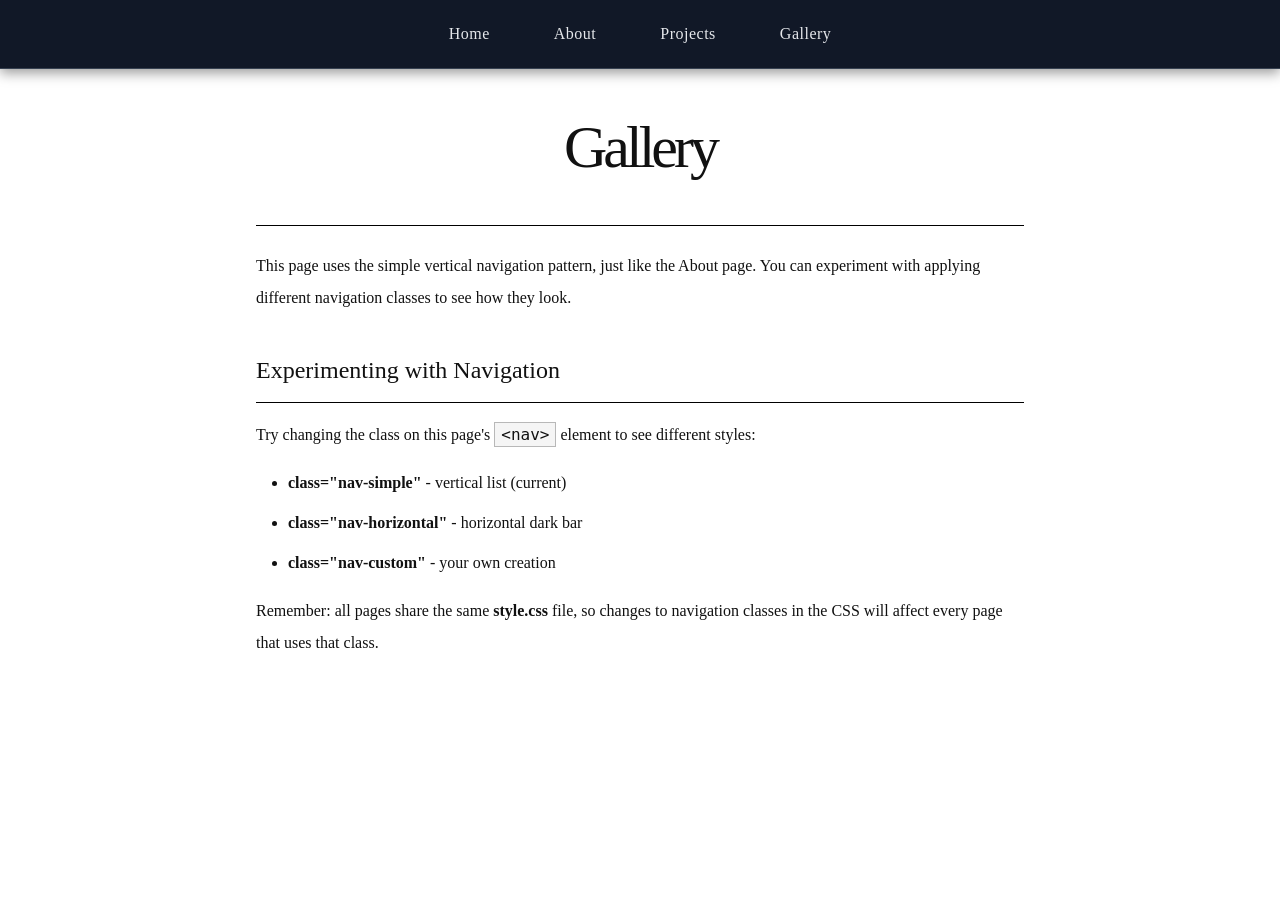
<file: week-06-exercise-01/gallery/index.html>
<!DOCTYPE html>
<html lang="en">

<head>
  <meta charset="UTF-8">
  <meta name="viewport" content="width=device-width, initial-scale=1.0">
  <title>Navigation Lab - Gallery</title>
  <link rel="stylesheet" href="../css/style.css">
</head>

<body>

  <nav class="nav-horizontal">
    <ul>
      <li><a href="../index.html">Home</a></li>
      <li><a href="../about.html">About</a></li>
      <li><a href="../projects/index.html">Projects</a></li>
      <li><a href="../gallery/index.html">Gallery</a></li>
    </ul>
  </nav>

  <main>
    <h1>Gallery</h1>

    <p>This page uses the simple vertical navigation pattern, just like the About page. You can experiment with applying
      different navigation classes to see how they look.</p>

    <h2>Experimenting with Navigation</h2>

    <p>Try changing the class on this page's <code>&lt;nav&gt;</code> element to see different styles:</p>

    <ul>
      <li><strong>class="nav-simple"</strong> - vertical list (current)</li>
      <li><strong>class="nav-horizontal"</strong> - horizontal dark bar</li>
      <li><strong>class="nav-custom"</strong> - your own creation</li>
    </ul>

    <p>Remember: all pages share the same <strong>style.css</strong> file, so changes to navigation classes in the CSS
      will affect every page that uses that class.</p>
  </main>

</body>

</html>
</file>
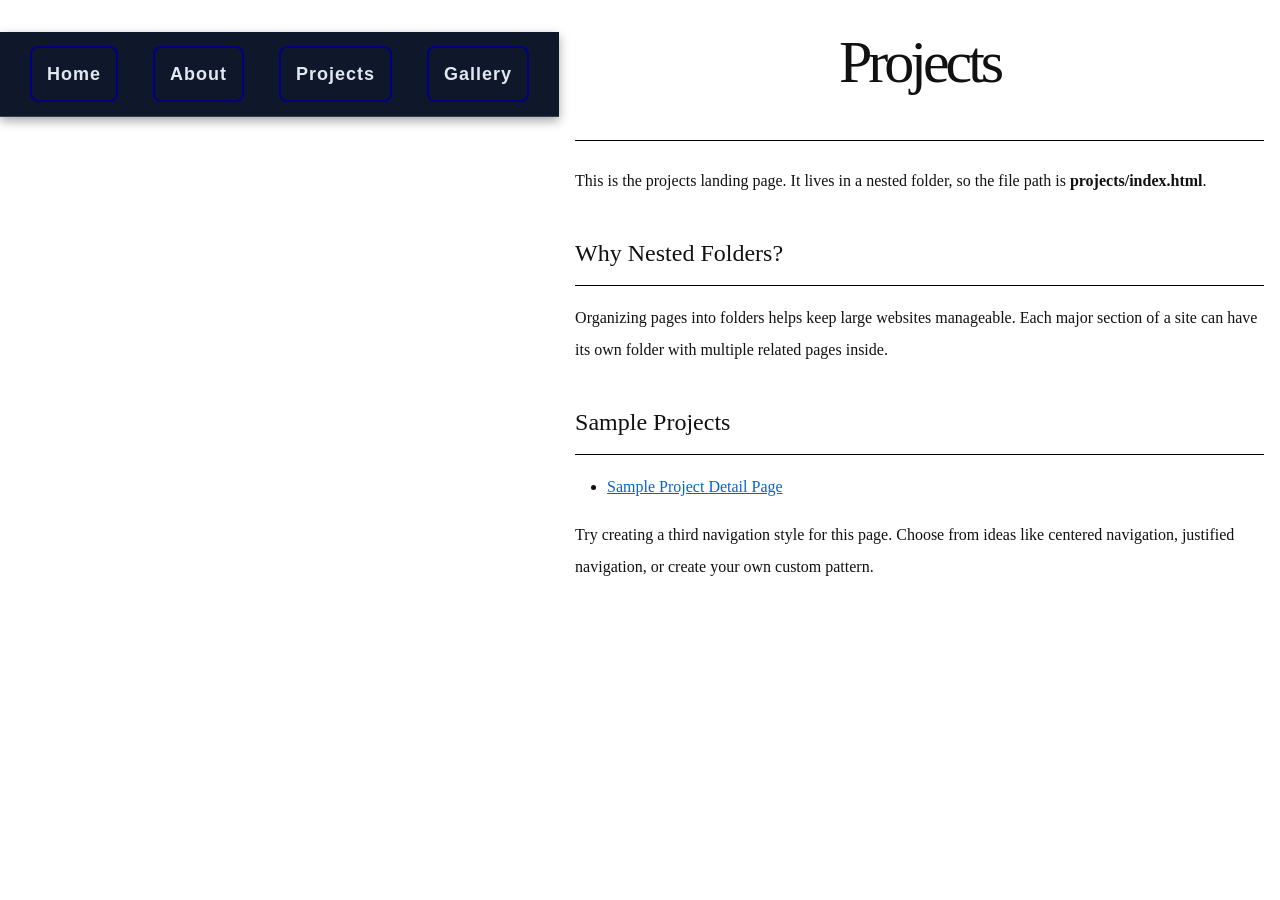
<file: week-06-exercise-01/projects/index.html>
<!DOCTYPE html>
<html lang="en">

<head>
  <meta charset="UTF-8">
  <meta name="viewport" content="width=device-width, initial-scale=1.0">
  <title>Navigation Lab - Projects</title>
  <link rel="stylesheet" href="../css/style.css">
</head>

<body>

  <nav class="nav-custom">
    <ul>
      <li><a href="../index.html">Home</a></li>
      <li><a href="../about.html">About</a></li>
      <li><a href="index.html">Projects</a></li>
      <li><a href="../gallery/index.html">Gallery</a></li>
    </ul>
  </nav>

  <main>
    <h1>Projects</h1>

    <p>This is the projects landing page. It lives in a nested folder, so the file path is
      <strong>projects/index.html</strong>.
    </p>

    <h2>Why Nested Folders?</h2>

    <p>Organizing pages into folders helps keep large websites manageable. Each major section of a site can have its own
      folder with multiple related pages inside.</p>

    <h2>Sample Projects</h2>

    <ul>
      <li><a href="project-detail.html">Sample Project Detail Page</a></li>
    </ul>

    <p>Try creating a third navigation style for this page. Choose from ideas like centered navigation, justified
      navigation, or create your own custom pattern.</p>
  </main>

</body>

</html>
</file>
<file: exercise-01-week-03/style.css>
* {
    box-sizing: border-box;
}

body {
    font-family: sans-serif;
    background-color: honeydew;
    margin: 15px;
    padding: 25px;
}

.card {
    max-width: 600px;
    margin: 0;
    padding: 24px;
    background-color: black;
    border: 4px solid darkslategray;
}

.card h1 {
    color: #2F4F4F;
}

.card p {
    color: #D3D3D3;
}
</file>
<file: project-01/style.css>
* {
  box-sizing: border-box;
  margin: 0;
  padding: 0;
}


:root {
  --bg-color: #f7fafc;
  --primary-color: #2f2f2f;
  --accent-color: #4f46e5;
  --text-color: #333;
  --muted-text: #666;
  --card-bg: #ffffff;
  --border-color: #e5e7eb;
}

body {
    font-family: "Times New Roman", serif;
    line-height: 2;
    background-color: #fafafa;
    color: #1F2937;
    padding: 32px 16px;
}

h1 {
  font-size: 2.5rem;
  font-weight: 700;
  line-height: 1.2;
}

h2 {
  font-size: 1.8rem;
  font-weight: 600;
}

p {
  font-size: 1rem;
  color: var(white);
}

header {
  display: flex;
  justify-content: space-between;
  align-items: center;
  padding: 20px 40px;
  border-bottom: 1px solid var(black);
  background: white;
}

nav {
  display: flex;
  gap: 20px;
}

main {
  padding: 40px;
}

.card-container {
  display: flex;
  gap: 20px;
  flex-wrap: wrap;
}

.card {
  flex: 1 1 250px;
  background: var(black);
  border: 1px solid var(black);
  border-radius: 10px;
  padding: 20px;
  transition: transform 0.3s ease, box-shadow 0.3s ease;
}

section {
  margin-bottom: 40px;
}

button {
  padding: 10px 16px;
  border: none;
  border-radius: 6px;
  background-color: var(white);
  color: white;
  cursor: pointer;
  transition: background-color 0.3s ease, transform 0.2s ease;
}


nav a {
  text-decoration: none;
  color: var(#2f2f2f);
  font-weight: 500;
  transition: color 0.3s ease;
}

nav a:hover {
  color: var(black);
}


button:hover {
  background-color: #3730a3;
  transform: translateY(-2px);
}


.card:hover {
  transform: translateY(-5px);
  box-shadow: 0 10px 20px rgba(0,0,0,0.1);
}


footer {
  margin-top: 50px;
  padding: 20px;
  text-align: center;
  border-top: 1px solid var(--border-color);
}

footer a {
  color: var(--muted-text);
  text-decoration: none;
  margin: 0 10px;
  transition: color 0.3s ease;
}

footer a:hover {
  color: var(navy);
}

@media (max-width: 768px) {
  header {
    flex-direction: column;
    gap: 10px;
    text-align: center;
  }

  nav {
    flex-direction: column;
    gap: 10px;
  }

  main {
    padding: 20px;
  }

  .card-container {
    flex-direction: column;
  }
}
</file>
<file: project-02/style.css>
* {
    margin: 0;
    padding: 0;
    box-sizing: border-box;
}


:root{
    --scarlet: #CC0000;
    --dark-red: #990000;
    --black: #111111;
    --gray: #2B2B2B;
    --light-gray: #F4F4F4;
    --white: #FFFFFF;
}



body{
    font-family: "Trebuchet MS", Arial, sans-serif;
    background-color: var(--light-gray);
    color: var(--black);
    line-height: 1.7;
}


header{
    background: linear-gradient(to right, var(--black), var(--scarlet));
    color: var(--white);
    text-align: center;
    padding: 30px;
    border-bottom: 5px solid var(--scarlet);
}

header h1{
    font-size: 2.5rem;
    margin-bottom: 10px;
}

header p{
    font-size: 1.1rem;
}



nav{
    background-color: var(--scarlet);
    box-shadow: 0 3px 8px rgba(0,0,0,.3);
}

nav ul{
    list-style: none;
    display: flex;
    justify-content: center;
    flex-wrap: wrap;
}

nav li{
    margin: 0;
}

nav a{
    display: block;
    color: white;
    text-decoration: none;
    padding: 18px 25px;
    font-weight: bold;
    transition: .3s;
}

nav a:hover{
    background-color: var(--black);
    color: white;
}


main{
    max-width: 1000px;
    margin: 40px auto;
    padding: 0 20px;
}



section{
    background: white;
    margin-bottom: 30px;
    padding: 25px;
    border-left: 6px solid var(--scarlet);
    border-radius: 8px;
    box-shadow: 0 4px 10px rgba(0,0,0,.15);
}

section h2{
    color: var(--scarlet);
    margin-bottom: 15px;
    border-bottom: 2px solid var(--scarlet);
    padding-bottom: 8px;
}

section p{
    margin-bottom: 12px;
}



img{
    max-width: 100%;
    border-radius: 8px;
    border: 3px solid var(--scarlet);
    margin-top: 15px;
}



.button{
    display: inline-block;
    background-color: var(--scarlet);
    color: white;
    text-decoration: none;
    padding: 12px 22px;
    border-radius: 6px;
    font-weight: bold;
    transition: .3s;
}

.button:hover{
    background-color: var(--black);
    transform: translateY(-2px);
}



.card{
    background: white;
    padding: 20px;
    margin: 20px 0;
    border-radius: 8px;
    border-top: 5px solid var(--scarlet);
    box-shadow: 0 3px 8px rgba(0,0,0,.15);
}



ul{
    margin-left: 20px;
}

li{
    margin: 8px 0;
}



footer{
    background-color: var(--black);
    color: white;
    text-align: center;
    padding: 25px;
    margin-top: 40px;
    border-top: 5px solid var(--scarlet);
}


a{
    color: var(--scarlet);
}

a:hover{
    color: var(--dark-red);
}



@media (max-width:768px){

    nav ul{
        flex-direction: column;
    }

    nav a{
        border-top: 1px solid rgba(255,255,255,.2);
    }

    header h1{
        font-size: 2rem;
    }

    main{
        width: 95%;
    }

}
</file>
<file: week-04-exercise-01/style.css>
* {
    box-sizing: border-box;
}

html,
body {
    min-height: 100vh;
    margin: 0;
}

body {
    font-family: "Times New Roman", serif;
    line-height: 2;
    display: flex;
    justify-content: center;
    align-items: flex-start;
    padding: 32px 0;
}

main {
    max-width: 800px;
    width: 90%;
    padding: 16px;
    border: 1px solid rgba(0, 0, 0, 0.25);
}

h1 {
    font-weight: normal;
    font-size: 48px;
    line-height: 1em;
    margin-top: 48px;
    margin-bottom: 48px;
    text-align: center;
}

h2 {
    font-size: 24px;
    margin-top: 48px;
    margin-bottom: 16px;
    border-bottom: 1px solid rgba(0, 0, 0, 1);
    padding-bottom: 16px;
}

p {
    margin-bottom: 16px;
}

.screenshot-container {
    margin: 32px 0;
    padding: 16px;
    border: 1px solid rgba(0, 0, 0, 1);
    text-align: center;
}

.screenshot-container img {
    max-width: 100%;
    height: auto;
    display: block;
    margin: 0 auto;
    border: 1px solid rgba(0, 0, 0, 0.25);
}
</file>
<file: week-04-exercise-02/style.css>
* {
    box-sizing: border-box;
}

html,
body {
    min-height: 100vh;
    margin: 0;
}

body {
    background-color: #1b1b1b;
    color: #f2f2f2;
    font-family: "Times New Roman", serif;
    line-height: 2;
    display: flex;
    justify-content: center;
    align-items: flex-start;
    padding: 32px 0;
}

main {
    max-width: 1200px;
    width: 90%;
    padding: 16px;
    border: 1px solid #555 (0, 0, 0, 0.25);
}

h1 {
    font-weight: normal;
    font-size: 48px;
    line-height: 1em;
    margin-top: 48px;
    margin-bottom: 48px;
    text-align: center;
    color: #e6c17d
}

main>p {
    margin-bottom: 32px;
    text-align: center;
    max-width: 800px;
    margin-left: auto;
    margin-right: auto;
}

.collection-grid {
    margin: 48px 0;
    display: flex; 
    justify-content: center;
    align-items: center;
    gap: 24px;
    flex-wrap: wrap;
}

.collection-card {
    border: 1px solid #555(0, 0, 0, 0.25);
    background-color: #2b2b2b;
    padding: 16px;
    flex: 1 1 300px;
    
}

.collection-card img {
    width: 100%;
    height: auto;
    display: block;
    border: 1px solid rgba(0, 0, 0, 0.25);
    margin-bottom: 16px;
}

.collection-card h2 {
    font-size: 24px;
    font-weight: bold;
    margin-top: 0;
    margin-bottom: 8px;
    line-height: 1.2;
}

.collection-card .details {
    font-size: 14px;
    color: rgba(0, 0, 0, 0.6);
    margin-bottom: 16px;
    font-style: italic;
}

.collection-card .description {
    font-size: 16px;
    margin-bottom: 0;
    line-height: 1.6;
}

@media (width >= 480px) {
    .collection-grid {
        gap: 24px;
    }
}

@media (width >= 480px) {
    .collection-card {
        flex: 1 1 45%;
    }
}

@media (width >= 1024px) {
    .collection-card {
        flex: 1 1 30%
    }
}

.logo-word img {
    height: 1em;
    width: auto;
    vertical-align: middle;
}
</file>
<file: week-05-exercise-01/style.css>
* {
    margin: 0;
    padding: 0;
    box-sizing: border-box;
}

body {
    font-family: "Times New Roman", serif;
    line-height: 2;
    background-color: #fafafa;
    color: #1F2937;
    padding: 32px 16px;
}

.container {
    max-width: 800px;
    margin: 0 auto;
    display: flex;
    flex-direction: column;
    gap: 48px;
}

h1 {
    font-size: 48px;
    line-height: 1em;
    font-weight: normal;
    text-align: center;
    margin-bottom: 16px;
}

.subtitle {
    text-align: center;
    font-size: 16px;
    color: #6B7280;
    margin-bottom: 32px;
}

h2 {
    font-size: 24px;
    font-weight: normal;
    border-bottom: 1px solid rgba(0, 0, 0, 1);
    padding-bottom: 8px;
    margin-bottom: 16px;
}

.button-section {
    padding: 32px;
    background-color: #ffffff;
    border: 1px solid rgba(0, 0, 0, 0.25);
}

.button-section p {
    font-size: 16px;
    margin-bottom: 24px;
}

button {
    font-family: "Times New Roman", serif;
    font-size: 16px;
    cursor: pointer;
    border-radius: 0;
}

.button-01 {
    background-color: #0066CC;
    color: #ffffff;
    padding: 16px 32px;
    border: 2px solid #0066CC;
    transition: background-color 0.3s ease, color 0.3s ease, border-color 0.3s ease;
}

.button-01:hover {
    background-color: #ffffff;
    color: #0066CC;
    border-color: #0066CC;
}

.button-02 {
    background-color: #0e6027;
    color: #ffffff;
    padding: 16px 32px;
    border: 2px solid #0e6027;
    transition: transform 0.3s ease, box-shadow 0.3s ease;
}

.button-02:hover {
    transform: translateY(-4px);
    box-shadow: 0 8px 16px rgba(0, 0, 0, 0.2);
}

.button-03{
    background-color: black;
    color: white;
    padding: 16px 32px;
    border: 2px solid black;
    transition:  box-shadow 0.3s ease, transform 0.3s ease;
}

.button-03:hover {
transform: translateY(-2px);
box-shadow: 0 0 10px #00ffff,
            0 0 20px #00ffff;
}

.button-04{
    background-color: purple;
    color: white;
    padding: 16px 32px;
    border: 2px solid purple;

    transition: transform 0.5s ease;
}

.button-04:hover{
    animation: pulse 2s infinite;
    transform: translateY(-2px);
    box-shadow: 0 0 10px yellowgreen,
            0 0 20px yellowgreen;
}

@keyframes pulse {
    0% {
        transform: scale(1);
        boxshadow: 0 0 5x white;
    }
    50% {
        transform: scale(1.05);
        box-shadow: 0 0 20px white;
    }
    100% {
        transform: scale(1);
        box-shadow: 0 0 5px white;
    }
}
.button-05{ background-color: navy;
    color: white;
    padding: 16px 32px;
    border: 2px solid navy;
    transition: transform 0.5s ease, background-color 0.5s ease, color 0.5s ease, border-color 0.5s ease;

}

.button-05:hover{
    transform: translateX(-5px);
    background-color: #ffffff;
    color: navy;
    border-color: navy;
}


.button-06{ background-color: gold;
    color: white;
    padding: 16px 32px;
    border: 2px solid gold;
    transition: transform 0.3s ease, border-radius 0.3s ease; 
}

.button-06:hover{
    transform: rotate(6deg);
    border-radius: 50px;
}
</file>
<file: week-06-exercise-01/css/style.css>
* {
  margin: 0;
  padding: 0;
  box-sizing: border-box;
}

body {
  font-family: "Times New Roman", serif;
  font-size: 16px;
  line-height: 2;
  color: #111111;
  background-color: #ffffff;
  display: flex;
  justify-content: center;
  align-items: flex-start;
  min-height: 100vh;
  padding: 32px 0;
}

main {
  max-width: 800px;
  width: 100%;
  padding: 0 16px;
}

h1 {
  font-size: 3.75rem;
  font-weight: normal;
  line-height: 1em;
  letter-spacing: -0.25rem;
  text-align: center;
  margin-bottom: 24px;
  padding-bottom: 48px;
  border-bottom: 1px solid rgba(0, 0, 0, 1);
}

h2 {
  font-size: 24px;
  font-weight: normal;
  margin-top: 32px;
  margin-bottom: 16px;
  padding-bottom: 8px;
  border-bottom: 1px solid rgba(0, 0, 0, 1);
}

p {
  margin-bottom: 16px;
}

ul {
  margin-left: 32px;
  margin-bottom: 16px;
}

li {
  margin-bottom: 8px;
}

a {
  color: #0066CC;
  text-decoration: underline;
}

a:hover {
  color: #004499;
}

code {
  font-family: monospace;
  background-color: #f5f5f5;
  padding: 2px 6px;
  border: 1px solid rgba(0, 0, 0, 0.25);
}

.nav-simple {
  position: fixed;
  left: 32px;
  top: 32px;
  width: 200px;
}

.nav-simple ul {
  list-style: none;
  margin: 0;
  padding: 0;
}

.nav-simple li {
  margin-bottom: 8px;
}

.nav-simple a {
  display: block;
  padding: 12px;
  color: #60a5fa;
  text-decoration: none;
  background-color: #fafafa;
  border: 1px solid rgba(0, 0, 0, 0.25);
  transition: background-color 0.3s ease, color 0.3s ease;
}

.nav-simple a:hover {
  background-color: #60a5fa;
  color: #ffffff;
}

.nav-simple+main {
  margin-left: 232px;
}

.nav-horizontal {
  position: fixed;
  top: 0;
  left: 0;
  right: 0;
  background-color: #111827;
  padding: 0 40px;
  box-shadow: 0 4px 12px rgba(0, 0, 0, 0.4);
  border-bottom: 1px solid #374151;
  z-index: 1000;
}

.nav-horizontal ul {
  list-style: none;
  margin: 0;
  padding: 0;
  display: flex;
  justify-content: center;
  align-items: center;
  gap: 40px;
}

.nav-horizontal li {
  margin-bottom: 0;
}

.nav-horizontal a {
  display: block;
  padding: 18px 12px;
  color: #e5e7eb;
  font-size: 16px;
  font-weight: 500;
  text-decoration: none;
  letter-spacing: 0.5px;
  transition: all 0.3s ease;
  border-radius: 6px;
}

.nav-horizontal a:hover {
  color: #38bdf8;
  background-color: #1f2937;
  transform: translateY(-2px);
}

.nav-horizontal+main {
  margin-top: 85px;
}

.nav-custom {
  background-color: #0f172a;
  padding: 14px 30px;
  border-bottom: 1px solid #334155;
  box-shadow: 0 4px 10px rgba(0,0,0, 0.35)
}

.nav-custom ul{
  display: flex;
  justify-content: center;
  align-items: center;
  gap: 25px;
  list-style: none;
  margin: 0;
  padding: 0;
}
.nav-custom li {
  margin-bottom:0;
}

.nav-custom a {
    display: block;
    padding: 10px 18px;
    color: #e2e8f0;
    border: 2px solid navy;
    border-radius: 8px;
    padding: 8px 15px;
    font-family: Arial, sans-serif;
    font-size: 17px;
    font-weight: bold;
    letter-spacing: 1px;
    text-decoration: none;
    transition: all 0.5s ease, color 0.5s ease;

}

.nav-custom a:hover {
  background-color:#38bdf8;
  color:#0f172a;
  transform: translateY(-3px);
  box-shadow: 0 4px 12px rgba(56, 189, 248, 0.4);
}
@media (width >=480px) {
  .nav-custom ul {
    gap: 35px;
  }
}
@media (width >=1024px) {
  .nav-custom a {
    font-size: 18px;
  }
}
</file>
